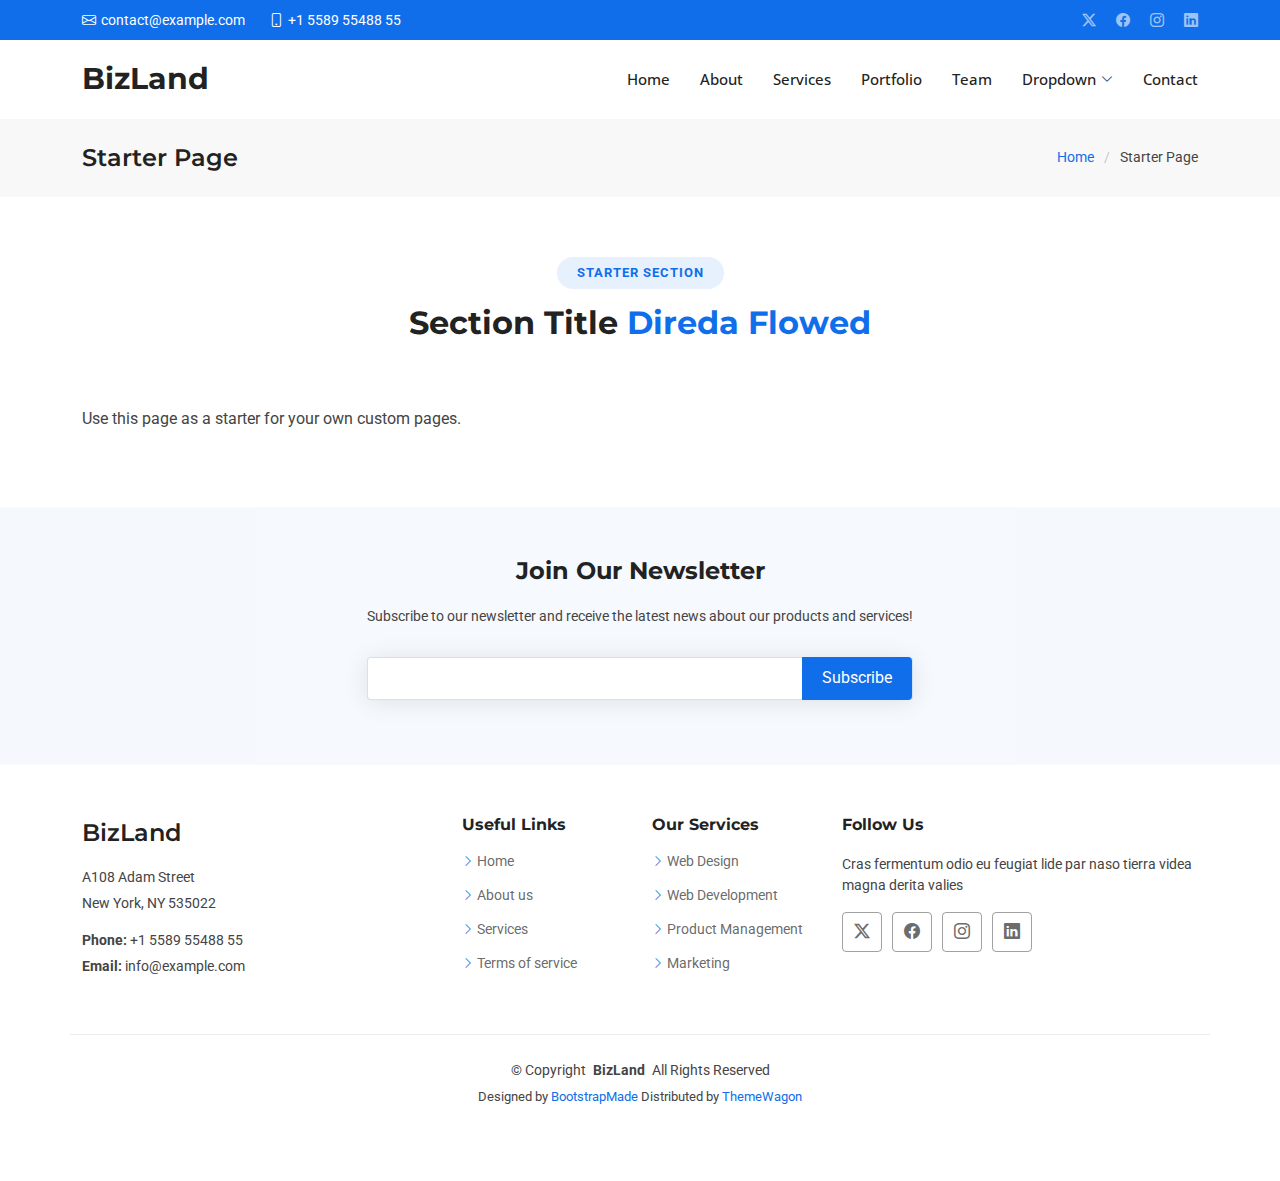
<file: starter-page.html>
<!DOCTYPE html>
<html lang="en">

<head>
  <meta charset="utf-8">
  <meta content="width=device-width, initial-scale=1.0" name="viewport">
  <title>Starter Page - BizLand Bootstrap Template</title>
  <meta name="description" content="">
  <meta name="keywords" content="">

  <!-- Favicons -->
  <link href="assets/img/favicon.png" rel="icon">
  <link href="assets/img/apple-touch-icon.png" rel="apple-touch-icon">

  <!-- Fonts -->
  <link href="https://fonts.googleapis.com" rel="preconnect">
  <link href="https://fonts.gstatic.com" rel="preconnect" crossorigin>
  <link href="https://fonts.googleapis.com/css2?family=Roboto:ital,wght@0,100;0,300;0,400;0,500;0,700;0,900;1,100;1,300;1,400;1,500;1,700;1,900&family=Open+Sans:ital,wght@0,300;0,400;0,500;0,600;0,700;0,800;1,300;1,400;1,500;1,600;1,700;1,800&family=Montserrat:ital,wght@0,100;0,200;0,300;0,400;0,500;0,600;0,700;0,800;0,900;1,100;1,200;1,300;1,400;1,500;1,600;1,700;1,800;1,900&display=swap" rel="stylesheet">

  <!-- Vendor CSS Files -->
  <link href="assets/vendor/bootstrap/css/bootstrap.min.css" rel="stylesheet">
  <link href="assets/vendor/bootstrap-icons/bootstrap-icons.css" rel="stylesheet">
  <link href="assets/vendor/aos/aos.css" rel="stylesheet">
  <link href="assets/vendor/glightbox/css/glightbox.min.css" rel="stylesheet">
  <link href="assets/vendor/swiper/swiper-bundle.min.css" rel="stylesheet">

  <!-- Main CSS File -->
  <link href="assets/css/main.css" rel="stylesheet">

  <!-- =======================================================
  * Template Name: BizLand
  * Template URL: https://bootstrapmade.com/bizland-bootstrap-business-template/
  * Updated: Aug 07 2024 with Bootstrap v5.3.3
  * Author: BootstrapMade.com
  * License: https://bootstrapmade.com/license/
  ======================================================== -->
</head>

<body class="starter-page-page">

  <header id="header" class="header sticky-top">

    <div class="topbar d-flex align-items-center">
      <div class="container d-flex justify-content-center justify-content-md-between">
        <div class="contact-info d-flex align-items-center">
          <i class="bi bi-envelope d-flex align-items-center"><a href="mailto:contact@example.com">contact@example.com</a></i>
          <i class="bi bi-phone d-flex align-items-center ms-4"><span>+1 5589 55488 55</span></i>
        </div>
        <div class="social-links d-none d-md-flex align-items-center">
          <a href="#" class="twitter"><i class="bi bi-twitter-x"></i></a>
          <a href="#" class="facebook"><i class="bi bi-facebook"></i></a>
          <a href="#" class="instagram"><i class="bi bi-instagram"></i></a>
          <a href="#" class="linkedin"><i class="bi bi-linkedin"></i></a>
        </div>
      </div>
    </div><!-- End Top Bar -->

    <div class="branding d-flex align-items-cente">

      <div class="container position-relative d-flex align-items-center justify-content-between">
        <a href="index.html" class="logo d-flex align-items-center">
          <!-- Uncomment the line below if you also wish to use an image logo -->
          <!-- <img src="assets/img/logo.png" alt=""> -->
          <h1 class="sitename">BizLand</h1>
        </a>

        <nav id="navmenu" class="navmenu">
          <ul>
            <li><a href="#hero">Home</a></li>
            <li><a href="#about">About</a></li>
            <li><a href="#services">Services</a></li>
            <li><a href="#portfolio">Portfolio</a></li>
            <li><a href="#team">Team</a></li>
            <li class="dropdown"><a href="#"><span>Dropdown</span> <i class="bi bi-chevron-down toggle-dropdown"></i></a>
              <ul>
                <li><a href="#">Dropdown 1</a></li>
                <li class="dropdown"><a href="#"><span>Deep Dropdown</span> <i class="bi bi-chevron-down toggle-dropdown"></i></a>
                  <ul>
                    <li><a href="#">Deep Dropdown 1</a></li>
                    <li><a href="#">Deep Dropdown 2</a></li>
                    <li><a href="#">Deep Dropdown 3</a></li>
                    <li><a href="#">Deep Dropdown 4</a></li>
                    <li><a href="#">Deep Dropdown 5</a></li>
                  </ul>
                </li>
                <li><a href="#">Dropdown 2</a></li>
                <li><a href="#">Dropdown 3</a></li>
                <li><a href="#">Dropdown 4</a></li>
              </ul>
            </li>
            <li><a href="#contact">Contact</a></li>
          </ul>
          <i class="mobile-nav-toggle d-xl-none bi bi-list"></i>
        </nav>

      </div>

    </div>

  </header>

  <main class="main">

    <!-- Page Title -->
    <div class="page-title" data-aos="fade">
      <div class="container d-lg-flex justify-content-between align-items-center">
        <h1 class="mb-2 mb-lg-0">Starter Page</h1>
        <nav class="breadcrumbs">
          <ol>
            <li><a href="index.html">Home</a></li>
            <li class="current">Starter Page</li>
          </ol>
        </nav>
      </div>
    </div><!-- End Page Title -->

    <!-- Starter Section Section -->
    <section id="starter-section" class="starter-section section">

      <!-- Section Title -->
      <div class="container section-title" data-aos="fade-up">
        <h2>Starter Section</h2>
        <p><span>Section Title</span> <span class="description-title">Direda Flowed</span></p>
      </div><!-- End Section Title -->

      <div class="container" data-aos="fade-up">
        <p>Use this page as a starter for your own custom pages.</p>
      </div>

    </section><!-- /Starter Section Section -->

  </main>

  <footer id="footer" class="footer">

    <div class="footer-newsletter">
      <div class="container">
        <div class="row justify-content-center text-center">
          <div class="col-lg-6">
            <h4>Join Our Newsletter</h4>
            <p>Subscribe to our newsletter and receive the latest news about our products and services!</p>
            <form action="forms/newsletter.php" method="post" class="php-email-form">
              <div class="newsletter-form"><input type="email" name="email"><input type="submit" value="Subscribe"></div>
              <div class="loading">Loading</div>
              <div class="error-message"></div>
              <div class="sent-message">Your subscription request has been sent. Thank you!</div>
            </form>
          </div>
        </div>
      </div>
    </div>

    <div class="container footer-top">
      <div class="row gy-4">
        <div class="col-lg-4 col-md-6 footer-about">
          <a href="index.html" class="d-flex align-items-center">
            <span class="sitename">BizLand</span>
          </a>
          <div class="footer-contact pt-3">
            <p>A108 Adam Street</p>
            <p>New York, NY 535022</p>
            <p class="mt-3"><strong>Phone:</strong> <span>+1 5589 55488 55</span></p>
            <p><strong>Email:</strong> <span>info@example.com</span></p>
          </div>
        </div>

        <div class="col-lg-2 col-md-3 footer-links">
          <h4>Useful Links</h4>
          <ul>
            <li><i class="bi bi-chevron-right"></i> <a href="#">Home</a></li>
            <li><i class="bi bi-chevron-right"></i> <a href="#">About us</a></li>
            <li><i class="bi bi-chevron-right"></i> <a href="#">Services</a></li>
            <li><i class="bi bi-chevron-right"></i> <a href="#">Terms of service</a></li>
          </ul>
        </div>

        <div class="col-lg-2 col-md-3 footer-links">
          <h4>Our Services</h4>
          <ul>
            <li><i class="bi bi-chevron-right"></i> <a href="#">Web Design</a></li>
            <li><i class="bi bi-chevron-right"></i> <a href="#">Web Development</a></li>
            <li><i class="bi bi-chevron-right"></i> <a href="#">Product Management</a></li>
            <li><i class="bi bi-chevron-right"></i> <a href="#">Marketing</a></li>
          </ul>
        </div>

        <div class="col-lg-4 col-md-12">
          <h4>Follow Us</h4>
          <p>Cras fermentum odio eu feugiat lide par naso tierra videa magna derita valies</p>
          <div class="social-links d-flex">
            <a href=""><i class="bi bi-twitter-x"></i></a>
            <a href=""><i class="bi bi-facebook"></i></a>
            <a href=""><i class="bi bi-instagram"></i></a>
            <a href=""><i class="bi bi-linkedin"></i></a>
          </div>
        </div>

      </div>
    </div>

    <div class="container copyright text-center mt-4">
      <p>© <span>Copyright</span> <strong class="px-1 sitename">BizLand</strong> <span>All Rights Reserved</span></p>
      <div class="credits">
        <!-- All the links in the footer should remain intact. -->
        <!-- You can delete the links only if you've purchased the pro version. -->
        <!-- Licensing information: https://bootstrapmade.com/license/ -->
        <!-- Purchase the pro version with working PHP/AJAX contact form: [buy-url] -->
        Designed by <a href="https://bootstrapmade.com/">BootstrapMade</a> Distributed by <a href=“https://themewagon.com>ThemeWagon
      </div>
    </div>

  </footer>

  <!-- Scroll Top -->
  <a href="#" id="scroll-top" class="scroll-top d-flex align-items-center justify-content-center"><i class="bi bi-arrow-up-short"></i></a>

  <!-- Preloader -->
  <div id="preloader">
    <div></div>
    <div></div>
    <div></div>
    <div></div>
  </div>

  <!-- Vendor JS Files -->
  <script src="assets/vendor/bootstrap/js/bootstrap.bundle.min.js"></script>
  <script src="assets/vendor/php-email-form/validate.js"></script>
  <script src="assets/vendor/aos/aos.js"></script>
  <script src="assets/vendor/glightbox/js/glightbox.min.js"></script>
  <script src="assets/vendor/waypoints/noframework.waypoints.js"></script>
  <script src="assets/vendor/purecounter/purecounter_vanilla.js"></script>
  <script src="assets/vendor/swiper/swiper-bundle.min.js"></script>
  <script src="assets/vendor/imagesloaded/imagesloaded.pkgd.min.js"></script>
  <script src="assets/vendor/isotope-layout/isotope.pkgd.min.js"></script>

  <!-- Main JS File -->
  <script src="assets/js/main.js"></script>

</body>

</html>
</file>
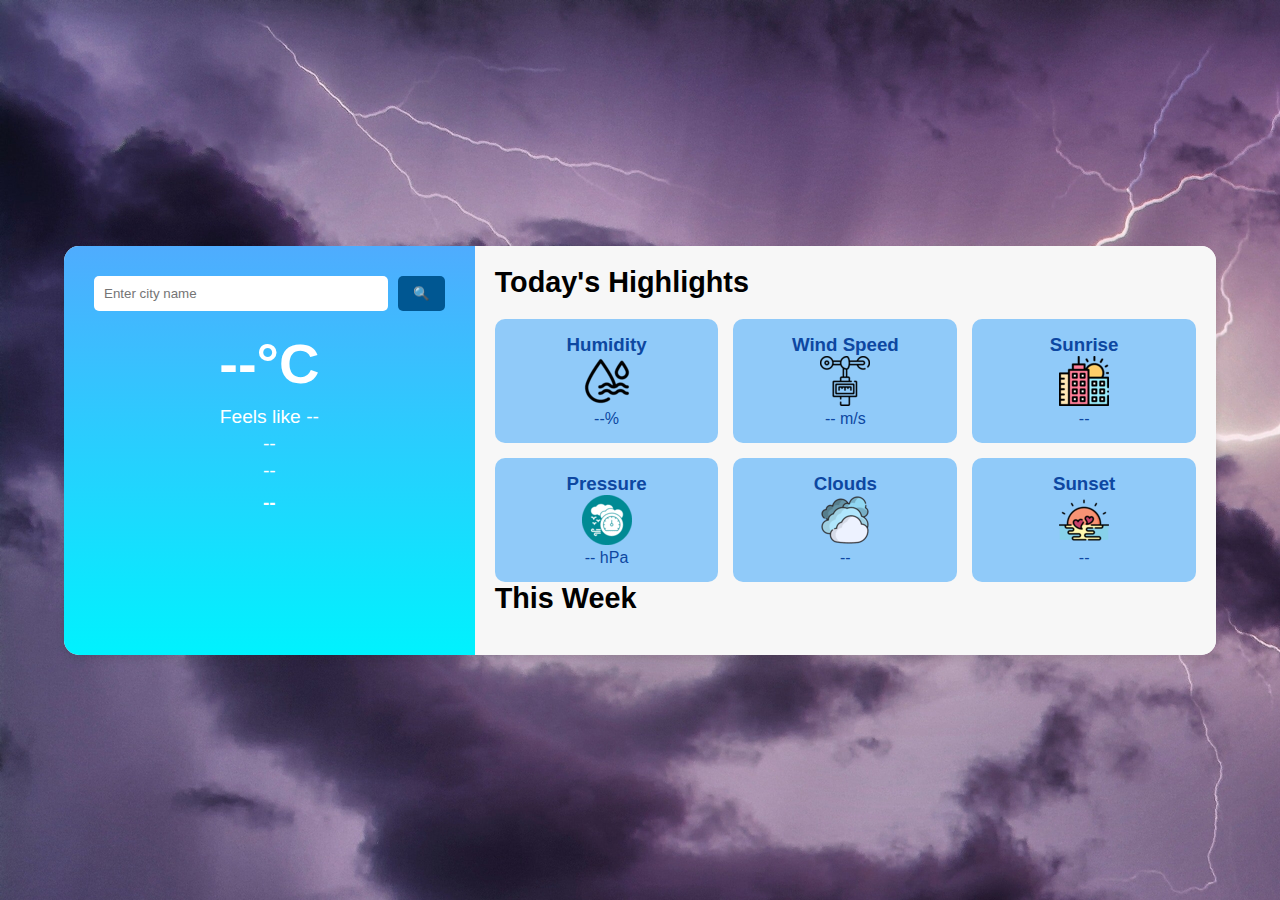
<file: Weather.html>
<!DOCTYPE html>
<html lang="en">
<head>
    <meta charset="UTF-8">
    <meta name="viewport" content="width=device-width, initial-scale=1.0">
    <title>WeatherWatch Khulna</title>
    <style>
        /* General Styling */
        * {
            margin: 0;
            padding: 0;
            box-sizing: border-box;
            font-family: Arial, sans-serif;
        }

        body {
            background-image:url(assets/img/rsz_1new.jpg);
            background-blend-mode: 15px;
            display: flex;
            justify-content: center;
            align-items: center;
            height: 100vh;
        }

        .container {
            display: flex;
            background-color: #ffffff;
            border-radius: 15px;
            box-shadow: 0px 4px 8px rgba(0, 0, 0, 0.1);
            overflow: hidden;
            width: 90%;
            max-width: 1200px;
        }

        /* Left Section */
        .left-panel {
            flex: 1;
            background: linear-gradient(to bottom, #4facfe, #00f2fe);
            color: white;
            padding: 30px;
            text-align: center;
        }

        .search-bar {
            display: flex;
            gap: 10px;
            margin-bottom: 20px;
        }

        .search-bar input {
            flex: 1;
            padding: 10px;
            border-radius: 5px;
            border: none;
        }

        .search-bar button {
            background-color: #005792;
            color: white;
            border: none;
            border-radius: 5px;
            cursor: pointer;
            padding: 10px 15px;
        }

        .weather-icon i {
            font-size: 100px;
            margin: 20px 0;
        }

        .left-panel h1 {
            font-size: 3.5rem;
            margin-bottom: 10px;
        }

        .left-panel p {
            font-size: 1.2rem;
            margin: 5px 0;
        }

        .left-panel h3 {
            margin-top: 10px;
        }

        /* Right Section */
        .right-panel {
            flex: 2;
            padding: 20px;
            background-color: #f7f7f7;
        }

        h2 {
            margin-bottom: 20px;
            font-size: 1.8rem;
        }

        .highlights {
            display: flex;
            flex-wrap: wrap;
            gap: 15px;
        }

        .highlight-box {
            flex: 1 1 calc(33.333% - 10px);
            background: #90caf9;
            color: #0d47a1;
            padding: 15px;
            border-radius: 10px;
            text-align: center;
        }

        .highlight-box i {
            font-size: 2.5rem;
            margin: 10px 0;
        }

        .weekly-forecast {
            display: flex;
            gap: 10px;
            margin-top: 10px;
        }

        .day-card {
            flex: 1;
            background-color: #bbdefb;
            text-align: center;
            padding: 10px;
            border-radius: 10px;
        }

        .day-card i {
            font-size: 40px;
            margin: 10px 0;
        }

        .day-card h4 {
            font-size: 1rem;
        }
    </style>
</head>
<body>
    <div class="container">
        <!-- Left Section -->
        <div class="left-panel">
            <div class="search-bar">
                <input type="text" id="cityInput" placeholder="Enter city name">
                <button onclick="fetchWeather()">🔍</button>
            </div>
            <div class="current-weather">
                <div class="weather-icon">
                    <i id="weather-icon" class="wi wi-na"></i>
                </div>
                <h1 id="temperature">--°C</h1>
                <p>Feels like <span id="feels-like">--</span></p>
                <p id="weather-description">--</p>
                <p id="date-time">--</p>
                <h3 id="city">--</h3>
            </div>
        </div>

        <!-- Right Section -->
        <div class="right-panel">
            <h2>Today's Highlights</h2>
            <div class="highlights">
                <div class="highlight-box">
                    <h3>Humidity</h3>
                    <img src="assets/img/icon/humidity.png" alt="Humidity">
                    <p id="humidity">--%</p>
                </div>
                <div class="highlight-box">
                    <h3>Wind Speed</h3>
                    <img src="assets/img/icon/anemometer.png" alt="wind speed">
                    <p id="wind-speed">-- m/s</p>
                </div>
                <div class="highlight-box">
                    <h3>Sunrise</h3>
                    <img src="assets/img/icon/morning.png" alt="sun rise">
                    <p id="sunrise">--</span></p>
                </div>
                <div class="highlight-box">
                    <h3>Pressure</h3>
                    <img src="assets/img/icon/Pressure.png" alt="pressure">
                    <p id="pressure">-- hPa</p>
                </div>
                <div class="highlight-box">
                    <h3>Clouds</h3>
                    <img src="assets/img/icon/clouds.png" alt="clouds">
                    <p id="clouds">--</span></p>
                </div>
                <div class="highlight-box">
                    <h3>Sunset</h3>
                    <img src="assets/img/icon/sunset.png" alt="sunset">
                    <p id="sunset">--</span></p>
                </div>
            </div>

            <h2>This Week</h2>
            <div class="weekly-forecast" id="weekly-forecast"></div>
        </div>
    </div>

    <script>
        const API_KEY = "1e0393a23586d23754bb59dd52e7862f";

const weatherIcons = {
    "clear sky": "wi-day-sunny",
    "few clouds": "wi-day-cloudy",
    "overcast clouds": "wi-cloud",
    "scattered clouds": "wi-cloud",
    "broken clouds": "wi-cloudy",
    "shower rain": "wi-showers",
    "rain": "wi-rain",
    "thunderstorm": "wi-thunderstorm",
    "snow": "wi-snow",
    "mist": "wi-fog",
};

async function fetchWeather() {
    const city = document.getElementById("cityInput").value || "Khulna";
    try {
        // Fetch current weather and 5-day forecast
        const response = await fetch(
            `https://api.openweathermap.org/data/2.5/forecast?q=${city}&appid=${API_KEY}&units=metric`
        );

        if (!response.ok) {
            alert("City not found! Please try again.");
            return;
        }

        const data = await response.json();
        updateCurrentWeather(data);
        updateWeeklyForecast(data);
    } catch (error) {
        console.error("Error fetching weather data:", error);
        alert("Something went wrong. Please try again later.");
    }
}

function updateCurrentWeather(data) {
    const weather = data.list[0];
    const description = weather.weather[0].description.toLowerCase();
    const temperature = Math.round(weather.main.temp);
    const feelsLike = Math.round(weather.main.feels_like);
    const humidity = weather.main.humidity;
    const windSpeed = weather.wind.speed;
    const pressure = weather.main.pressure;
    const clouds = weather.clouds.all;

    // Update UI elements
    document.getElementById("temperature").innerText = `${temperature}°C`;
    document.getElementById("feels-like").innerText = `${feelsLike}°C`;
    document.getElementById("weather-description").innerText = description;
    document.getElementById("humidity").innerText = `${humidity}%`;
    document.getElementById("wind-speed").innerText = `${windSpeed} m/s`;
    document.getElementById("pressure").innerText = `${pressure} hPa`;
    document.getElementById("clouds").innerText = `${clouds}%`;
    // document.getElementById("aqi").innerText = `${aqi}`;

    // Set weather icon
    const iconClass = weatherIcons[description] || "wi-na";
    document.getElementById("weather-icon").className = `wi ${iconClass}`;

    // Update city name and current date-time
    const city = document.getElementById("cityInput").value || "Khulna";
    document.getElementById("city").innerText = city;
    document.getElementById("date-time").innerText = new Date().toLocaleString();

    // Sunrise and Sunset (requires a different API endpoint)
    const sunrise = new Date(data.city.sunrise * 1000).toLocaleTimeString("en-US", {
        hour: "2-digit",
        minute: "2-digit",
    });
    const sunset = new Date(data.city.sunset * 1000).toLocaleTimeString("en-US", {
        hour: "2-digit",
        minute: "2-digit",
    });

    document.getElementById("sunrise").innerText = sunrise;
    document.getElementById("sunset").innerText = sunset;
}

function updateWeeklyForecast(data) {
    const forecastContainer = document.getElementById("weekly-forecast");
    forecastContainer.innerHTML = ""; // Clear previous content

    // Filter daily forecasts (e.g., 12:00 PM each day)
    const dailyForecasts = data.list.filter(forecast => forecast.dt_txt.includes("12:00:00"));

    // Handle no forecast data
    if (dailyForecasts.length === 0) {
        forecastContainer.innerHTML = "<p>No weekly forecast data available.</p>";
        return;
    }

    // Create forecast cards
    dailyForecasts.forEach(forecast => {
        const date = new Date(forecast.dt_txt);
        const day = date.toLocaleDateString("en-US", { weekday: "long" });
        const description = forecast.weather[0].description.toLowerCase();
        const temp = Math.round(forecast.main.temp);
        const iconClass = weatherIcons[description] || "wi-na";

        const icon = `https://openweathermap.org/img/wn/${forecast.weather[0].icon}.png`;

        const card = `
        <div class="day-card">
            <h4>${new Date(forecast.dt * 1000).toLocaleDateString()}</h4>
            <img src="${icon}" alt="Weather">
            <h4>${day}</h4>
            <i class="wi ${iconClass}"></i>
            <p>${temp}°C</p>
           
            <p>${forecast.weather[0].description}</p>
            
            
        </div>
                `;
        forecastContainer.innerHTML += card; // Append card to container
    });
}

// Fetch initial weather data for default city
fetchWeather();
    </script>
</body>
</html>
</file>
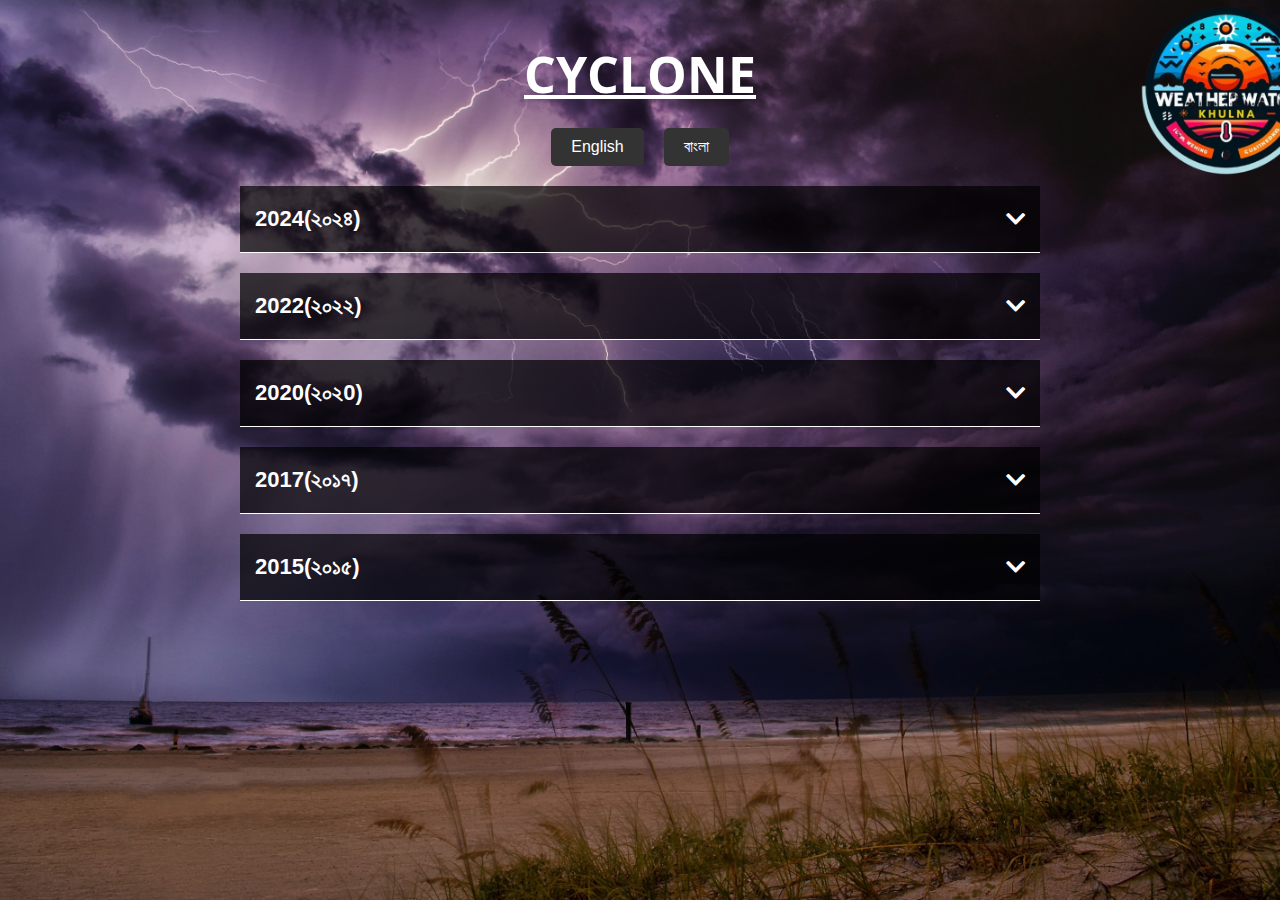
<file: New folder/FAQ,flood.html>
<!DOCTYPE html>
<html lang="en">
<head>
    <meta charset="UTF-8">
    <meta name="viewport" content="width=device-width, initial-scale=1.0">
    <title>FLOOD</title>
    <!-- fontawesome cdn -->
    <link rel="stylesheet" href="https://cdnjs.cloudflare.com/ajax/libs/font-awesome/5.15.1/css/all.min.css" />
    <!-- google font -->
    <link href="https://fonts.googleapis.com/css2?family=Open+Sans&display=swap" rel="stylesheet">
    <style>
        * {
            margin: 0;
            padding: 0;
            box-sizing: border-box;
        }

        body {
            font-family: 'Open Sans', sans-serif;
            color: #fff;
            background: url('img/rsz_1new.jpg') no-repeat center center fixed;
            background-size: cover;
        }

        .title {
            font-size: 50px;
            text-align: center;
            margin-top: 40px;
            text-decoration: underline 4px;
        }

        .language-switcher {
            display: flex;
            justify-content: center;
            margin: 20px 0;
        }

        .language-switcher button {
            margin: 0 10px;
            padding: 10px 20px;
            font-size: 16px;
            cursor: pointer;
            background-color: #333;
            color: #fff;
            border: none;
            border-radius: 5px;
        }

        .language-switcher button:hover {
            background-color: #555;
        }

        .questions-container {
            max-width: 800px;
            margin: 0 auto;
        }

        .question {
            border-bottom: 1px solid #fff;
            margin-bottom: 20px;
        }

        .question button {
            width: 100%;
            background-color: rgba(0, 0, 0, 0.7);
            display: flex;
            justify-content: space-between;
            align-items: center;
            padding: 20px 15px;
            border: none;
            outline: none;
            font-size: 22px;
            color: #fff;
            font-weight: 700;
            cursor: pointer;
        }

        .question p {
            font-size: 22px;
            max-height: 0;
            opacity: 0;
            line-height: 1.5;
            overflow: hidden;
            transition: all 0.6s ease;
        }

        .d-arrow {
            transition: transform 0.5s ease-in;
            color: #fff;
        }

        /* Add this class when clicked */
        .question p.show {
            max-height: 500px; /* Allow for larger content */
            opacity: 1;
            padding: 15px;
        }

        .question button .d-arrow.rotate {
            transform: rotate(180deg);
        }
    </style>
</head>
<body>
    <section>
        <h1 class="title">CYCLONE</h1>

        <div class="language-switcher">
            <button id="english">English</button>
            <button id="bangla">বাংলা</button>
        </div>

        <div class="questions-container">
            <div class="question" data-year="2024">
                <button>
                    <span>2024(২০২৪)</span>
                    <i class="fas fa-chevron-down d-arrow"></i>
                </button>
                <p data-lang="en">June 2024: Prolonged heavy rains on June 18–19 led to flash floods and landslides, affecting at least 2.1 million people. Approximately 75% of Sylhet District was submerged, impacting over 825,000 individuals. UNICEF reported that 772,000 children were affected by these flash floods.</p>
                <p data-lang="en">August 2024: Heavy rainfall and upstream water from Indian dams caused flash floods starting August 21. By August 31, over 50 fatalities were reported, with approximately 5.8 million people affected across 11 districts in northeastern and southeastern Bangladesh.Total deaths 71. The floods destroyed 92,000 hectares of farmland, with losses estimated at 1,144 crore taka. </p>
                <p data-lang="bn" style="display: none;">জুন ২০২৪:১৮-১৯ জুন টানা ভারী বৃষ্টির ফলে আকস্মিক বন্যা এবং ভূমিধস ঘটে, যা কমপক্ষে ২১ লাখ মানুষকে প্রভাবিত করে। সিলেট জেলার প্রায় ৭৫% এলাকা পানির নিচে তলিয়ে যায়, এতে ৮ লাখ ২৫ হাজারেরও বেশি মানুষ ক্ষতিগ্রস্ত হয়। ইউনিসেফ জানায়, এই আকস্মিক বন্যায় ৭ লাখ ৭২ হাজার শিশু প্রভাবিত হয়েছে।</p>
                <p data-lang="bn" style="display: none;">আগস্ট ২০২৪:ভারী বৃষ্টি এবং ভারতের বাঁধ থেকে আসা পানির কারণে ২১ আগস্ট থেকে আকস্মিক বন্যা শুরু হয়। ৩১ আগস্ট পর্যন্ত ৫০ জনের বেশি মৃত্যুর খবর পাওয়া যায় এবং উত্তর-পূর্ব ও দক্ষিণ-পূর্ব বাংলাদেশের ১১টি জেলায় প্রায় ৫৮ লাখ মানুষ ক্ষতিগ্রস্ত হয়। মোট মৃত্যুর সংখ্যা ৭১। এই বন্যায় ৯২ হাজার হেক্টর কৃষিজমি ধ্বংস হয় এবং ক্ষতির পরিমাণ প্রায় ১,১৪৪ কোটি টাকা।</p>
            </div>
            <div class="question" data-year="2022">
                <button>
                    <span>2022(২০২২)</span>
                    <i class="fas fa-chevron-down d-arrow"></i>
                </button>
                <p data-lang="en">2022 year: The 2022 flash floods in Sylhet and Sunamganj districts caused widespread devastation, displacing over 472,000 people and severely damaging homes, schools, and community clinics. Over 1.5 million students faced significant learning loss as more than 3,000 schools remained closed for a month. Agriculture and livestock were heavily affected, with damage estimated at USD 230.8 million, while disruptions to WASH services impacted 4.2 million people. Reports indicated heightened risks of waterborne diseases and violence against women and children in affected areas. Despite humanitarian efforts, resource shortages left 76.5% of the most vulnerable families unsupported in their recovery.</p>
                <p data-lang="bn" style="display: none;">২০২২ সাল:২০২২ সালের আকস্মিক বন্যায় সিলেট ও সুনামগঞ্জ জেলায় ব্যাপক ধ্বংসযজ্ঞ ঘটে, যেখানে ৪ লক্ষ ৭২ হাজারের বেশি মানুষ বাস্তুচ্যুত হয় এবং ঘরবাড়ি, স্কুল ও কমিউনিটি ক্লিনিক মারাত্মকভাবে ক্ষতিগ্রস্ত হয়। ১.৫ মিলিয়নেরও বেশি শিক্ষার্থী এক মাস ধরে ৩,০০০ এর বেশি স্কুল বন্ধ থাকার কারণে বড় ধরনের শিক্ষার ক্ষতির মুখে পড়ে। কৃষি ও পশুপালনে ২৩.০৮ কোটি মার্কিন ডলার ক্ষতি হয়, এবং ৪.২ মিলিয়ন মানুষ পানি, স্যানিটেশন ও স্বাস্থ্যবিধি (WASH) পরিষেবার ব্যাঘাতে ভুগেছেন। ক্ষতিগ্রস্ত এলাকায় জলবাহিত রোগ এবং নারী ও শিশুর প্রতি সহিংসতার ঝুঁকি বেড়েছে বলে রিপোর্টে উল্লেখ করা হয়েছে। মানবিক প্রচেষ্টা সত্ত্বেও, সম্পদের অভাবে সবচেয়ে ঝুঁকিপূর্ণ ৭৬.৫% পরিবার পুনর্বাসনের জন্য সহায়তা পায়নি।</p> 
            </div>
            <div class="question" data-year="2020">
                <button>
                    <span>2020(২০২0)</span>
                    <i class="fas fa-chevron-down d-arrow"></i>
                </button>
                <p data-lang="en">2020 year:About 1.1 million people were displaced, and almost 100,000 were evacuated to some 1,500 shelters. Almost 1 million tube-wells and more than 100,000 latrines were damaged, 83,000 hectares of paddy fields were affected, and 257 people lost their lives.</p>
                <p data-lang="bn" style="display: none;">২০২০ সাল:প্রায় ১১ লাখ মানুষ বাস্তুচ্যুত হয় এবং প্রায় ১ লাখ মানুষকে প্রায় ১,৫০০ আশ্রয়কেন্দ্রে সরিয়ে নেওয়া হয়। প্রায় ১০ লাখ নলকূপ এবং ১ লাখেরও বেশি পায়খানা ক্ষতিগ্রস্ত হয়। ৮৩ হাজার হেক্টর ধানের জমি বন্যায় আক্রান্ত হয় এবং ২৫৭ জনের প্রাণহানি ঘটে।</p> 
            </div>
            <div class="question" data-year="2017">
            <button>
                <span>2017(২০১৭)</span>
                <i class="fas fa-chevron-down d-arrow"></i>
            </button>
            <p data-lang="en">2017 Floods: Unanticipated early heavy rains in April 2017 led to flooding in several parts of Bangladesh, damaging pre-harvested crops. The floods persisted until late August, causing substantial damage to housing, property, and infrastructure. Inundation maps from Sentinel-1 images indicate that flood-affected areas increased from 2.01% in April to 7.01% in August, with croplands being the most impacted. </p>
            <p data-lang="bn" style="display: none;">২০১৭ সালের বন্যা:২০১৭ সালের এপ্রিল মাসে অপ্রত্যাশিত আগাম ভারী বৃষ্টিপাতের কারণে বাংলাদেশের বিভিন্ন অঞ্চলে বন্যা দেখা দেয়, যা ফসল কাটার আগের শস্যের ব্যাপক ক্ষতি করে। এই বন্যা আগস্টের শেষ পর্যন্ত স্থায়ী হয়, ফলে গৃহ, সম্পদ এবং অবকাঠামোর বড় ধরনের ক্ষতি হয়। সেন্টিনেল-১ স্যাটেলাইটের চিত্র থেকে দেখা যায়, এপ্রিল মাসে বন্যায় আক্রান্ত এলাকার পরিমাণ ছিল ২.০১%, যা আগস্ট মাসে বৃদ্ধি পেয়ে ৭.০১% এ পৌঁছে। কৃষিজমি ছিল সবচেয়ে বেশি ক্ষতিগ্রস্ত।</p>
            </div>
            <div class="question" data-year="2015">
            <button>
                <span>2015(২০১৫)</span>
                <i class="fas fa-chevron-down d-arrow"></i>
            </button>
            <p data-lang="en"> 2015 Floods: In early October 2015, heavy rainfall caused rivers in northwestern Bangladesh to overflow, inundating dozens of villages. These floods resulted in numerous deaths and left many people homeless.</p>
            <p data-lang="bn" style="display: none;">২০১৫ সালের বন্যা:২০১৫ সালের অক্টোবর মাসের শুরুর দিকে ভারী বৃষ্টিপাতের ফলে বাংলাদেশের উত্তর-পশ্চিমাঞ্চলের নদীগুলো উপচে পড়ে এবং বহু গ্রাম প্লাবিত হয়। এই বন্যায় বহু মানুষের মৃত্যু হয় এবং অনেক মানুষ গৃহহীন হয়ে পড়ে।</p> 
        </div>
    </section>
<script>

        const buttons = document.querySelectorAll('button');

        // FAQ Toggle
        buttons.forEach(button => {
            if (!button.id) {
                button.addEventListener('click', () => {
                    const question = button.parentElement;
                    const paragraphs = question.querySelectorAll('p');
                    const icon = button.querySelector('.d-arrow');

                    paragraphs.forEach(p => {
                        p.classList.toggle('show');
                    });

                    icon.classList.toggle('rotate');
                });
            }
        });

        // Language Switcher
        const langButtons = {
            en: document.getElementById('english'),
            bn: document.getElementById('bangla')
        };

        langButtons.en.addEventListener('click', () => {
            document.querySelectorAll('[data-lang="en"]').forEach(el => el.style.display = 'block');
            document.querySelectorAll('[data-lang="bn"]').forEach(el => el.style.display = 'none');
        });

        langButtons.bn.addEventListener('click', () => {
            document.querySelectorAll('[data-lang="en"]').forEach(el => el.style.display = 'none');
            document.querySelectorAll('[data-lang="bn"]').forEach(el => el.style.display = 'block');
        });
    </script>
</body>
</html>
</file>
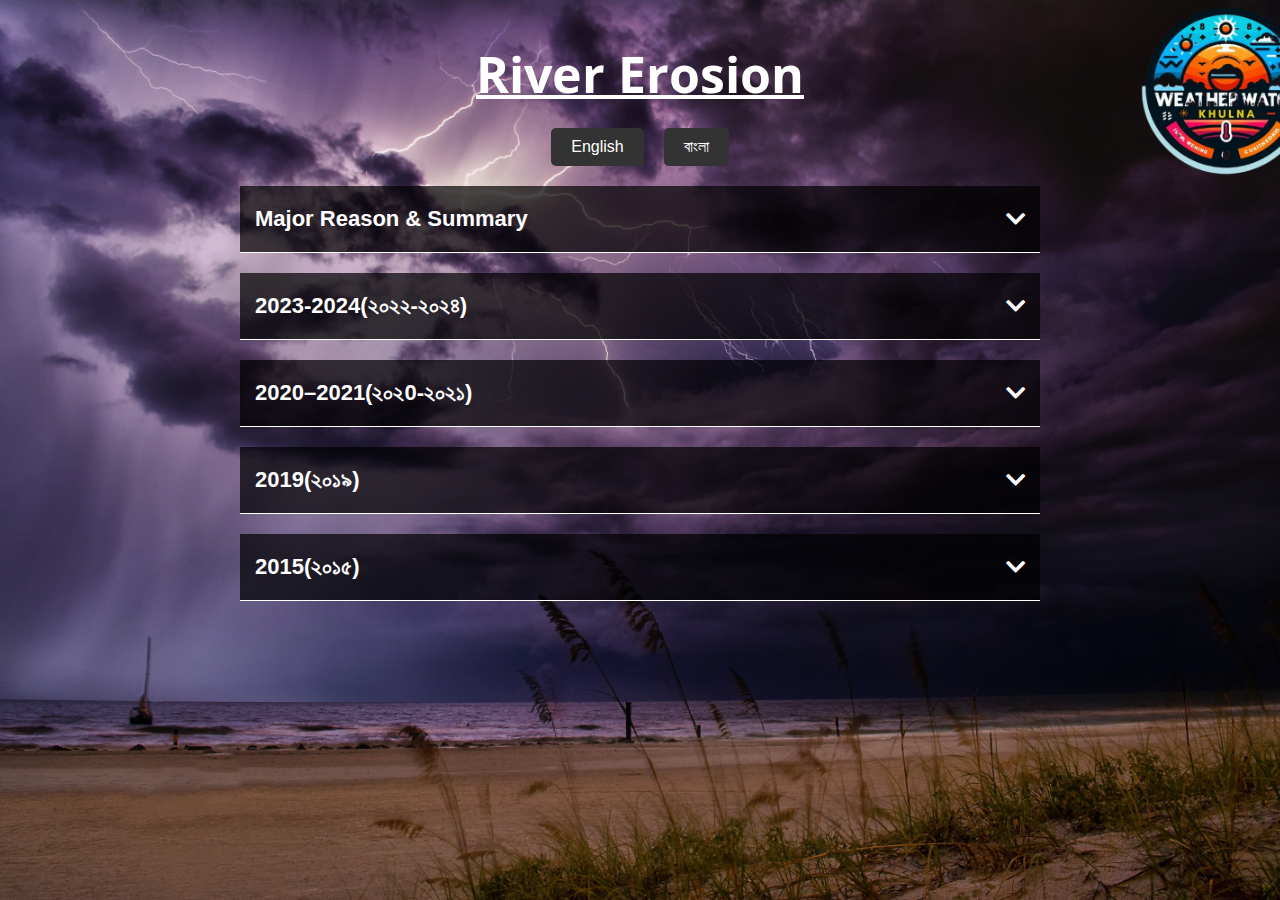
<file: New folder/FAQ,River Erosion.html>
<!DOCTYPE html>
<html lang="en">
<head>
    <meta charset="UTF-8">
    <meta name="viewport" content="width=device-width, initial-scale=1.0">
    <title>River Erosion</title>
    <!-- fontawesome cdn -->
    <link rel="stylesheet" href="https://cdnjs.cloudflare.com/ajax/libs/font-awesome/5.15.1/css/all.min.css" />
    <!-- google font -->
    <link href="https://fonts.googleapis.com/css2?family=Open+Sans&display=swap" rel="stylesheet">
    <style>
        * {
            margin: 0;
            padding: 0;
            box-sizing: border-box;
        }

        body {
            font-family: 'Open Sans', sans-serif;
            color: #fff;
            background: url('img/rsz_1new.jpg') no-repeat center center fixed;
            background-size: cover;
        }

        .title {
            font-size: 50px;
            text-align: center;
            margin-top: 40px;
            text-decoration: underline 4px;
        }

        .language-switcher {
            display: flex;
            justify-content: center;
            margin: 20px 0;
        }

        .language-switcher button {
            margin: 0 10px;
            padding: 10px 20px;
            font-size: 16px;
            cursor: pointer;
            background-color: #333;
            color: #fff;
            border: none;
            border-radius: 5px;
        }

        .language-switcher button:hover {
            background-color: #555;
        }

        .questions-container {
            max-width: 800px;
            margin: 0 auto;
        }

        .question {
            border-bottom: 1px solid #fff;
            margin-bottom: 20px;
        }

        .question button {
            width: 100%;
            background-color: rgba(0, 0, 0, 0.7);
            display: flex;
            justify-content: space-between;
            align-items: center;
            padding: 20px 15px;
            border: none;
            outline: none;
            font-size: 22px;
            color: #fff;
            font-weight: 700;
            cursor: pointer;
        }

        .question p {
            font-size: 22px;
            max-height: 0;
            opacity: 0;
            line-height: 1.5;
            overflow: hidden;
            transition: all 0.6s ease;
        }

        .d-arrow {
            transition: transform 0.5s ease-in;
            color: #fff;
        }

        /* Add this class when clicked */
        .question p.show {
            max-height: none; /* Allow for larger content */
            opacity: 1;
            padding: 15px;
        }

        .question button .d-arrow.rotate {
            transform: rotate(180deg);
        }
    </style>
</head>
<body>
    <section>
        <h1 class="title">River Erosion</h1>

        <div class="language-switcher">
            <button id="english">English</button>
            <button id="bangla">বাংলা</button>
        </div>

        <div class="questions-container">
            <div class="question" data-year="2024">
                <button>
                    <span>Major Reason & Summary </span>
                    <i class="fas fa-chevron-down d-arrow"></i>
                </button>
                <p data-lang="en">River erosion in Bangladesh has a profound impact on the environment, economy, and society. Thousands of hectares of arable land are lost annually, disrupting agriculture, while many families are displaced, creating a population of "riverine refugees." Erosion disrupts livelihoods, especially for farmers and fishermen, and damages infrastructure, leading to economic burdens. Socially, it exacerbates poverty, unemployment, and instability, with communities losing ancestral homes. Environmentally, river ecosystems degrade, and increased sedimentation affects navigation and aquatic life.
                Historically, river erosion has been a natural process, shaping Bangladesh's deltaic landscape.Infrastructure like embankments aimed at flood control sometimes exacerbated the issue. From 2000 onwards, climate change, rising sea levels, and changing monsoon patterns have intensified erosion. Major incidents, like those between 2004-2007 and 2015-2024, caused significant displacement and economic losses.
                efforts include improved riverbank stabilization and international collaborations, but the challenge remains, with millions affected by ongoing erosion.</p>
                <p data-lang="bn" style="display: none;">বাংলাদেশে নদী ভাঙন পরিবেশ, অর্থনীতি এবং সমাজে গভীর প্রভাব ফেলেছে। প্রতি বছর হাজার হাজার হেক্টর কৃষিজমি হারানো হচ্ছে, যা কৃষিকে বিঘ্নিত করে, এবং অনেক পরিবার বাস্তুচ্যুত হয়ে "নদীভাঙা উদ্বাস্তু" তৈরি হচ্ছে। ভাঙন কৃষক ও মৎস্যজীবীদের জীবিকা ক্ষতিগ্রস্ত করে এবং অবকাঠামো ক্ষতিগ্রস্ত হওয়ায় অর্থনৈতিক বোঝা বৃদ্ধি পাচ্ছে। সামাজিকভাবে, এটি দারিদ্র্য, বেকারত্ব এবং অস্থিরতা বাড়ায়, যেখানে জনগণ তাদের পুরাতন বাড়ি হারাচ্ছে। পরিবেশগতভাবে, নদী ব্যবস্থার ক্ষতি হচ্ছে এবং অধিক সস্নান নদীর চলাচল এবং জলজ জীবনকে প্রভাবিত করছে।
                ঐতিহাসিকভাবে, নদী ভাঙন একটি প্রাকৃতিক প্রক্রিয়া হিসেবে বাংলাদেশের ডেল্টা অঞ্চলকে গঠন করেছে।বন্যা নিয়ন্ত্রণে বাঁধ নির্মাণের ফলে কখনও কখনও সমস্যাটি আরও বাড়ে। ২০০০ সালের পর, জলবায়ু পরিবর্তন, সাগরের স্তরের বৃদ্ধি এবং মৌসুমি বৃষ্টিপাতের পরিবর্তন নদী ভাঙনকে আরও তীব্র করেছে। ২০০৪-২০০৭ এবং ২০১৫-২০২৪ সালের বড় বড় নদী ভাঙনে বহু মানুষ বাস্তুচ্যুত হয়েছে এবং ব্যাপক অর্থনৈতিক ক্ষতি হয়েছে।
                ভাঙন কমানোর জন্য নদীর তীর রক্ষা এবং আন্তর্জাতিক সহযোগিতার মাধ্যমে বিভিন্ন উদ্যোগ নেওয়া হয়েছে, তবে এটি একটি চলমান চ্যালেঞ্জ, যা লক্ষ লক্ষ মানুষের জীবনকে প্রভাবিত করছে।</p>
            </div>
            <div class="question" data-year="2023-2024">
                <button>
                    <span>2023-2024(২০২২-২০২৪)</span>
                    <i class="fas fa-chevron-down d-arrow"></i>
                </button>
                <p data-lang="en">2023–2024:Erosion continued to worsen, particularly along the Padma and Jamuna rivers, displacing thousands in regions like Shariatpur, Chandpur, and Tangail, resulting in significant loss of agricultural land and increased migration to urban areas.</p>
                <p data-lang="bn" style="display: none;">২০২৩-২০২৪:ভাঙন অব্যাহত থাকে, বিশেষ করে পদ্মা এবং যমুনা নদীতে। শরীয়তপুর, চাঁদপুর, এবং টাঙ্গাইল জেলার এলাকাগুলোতে ব্যাপক নদী ভাঙন ঘটে, যার ফলে কৃষি জমি হারানো, মানুষের বাস্তুচ্যুতি এবং শহরে অভিবাসনের প্রবণতা বাড়ে।</p> 
            </div>
            <div class="question" data-year="2020-2021">
                <button>
                    <span>2020–2021(২০২0-২০২১)</span>
                    <i class="fas fa-chevron-down d-arrow"></i>
                </button>
                <p data-lang="en">2020–2021:Severe erosion was witnessed in Sirajganj, Kurigram, Shariatpur, and Gaibandha, where floodwaters combined with high river flow led to extensive bank collapse, pushing people out of their homes and losing livelihoods.</p>
                <p data-lang="bn" style="display: none;">২০২০-২০২১:সিরাজগঞ্জ, কুড়িগ্রাম, শরীয়তপুর, এবং গাইবান্ধা-এর মতো অঞ্চলে মারাত্মক নদী ভাঙন ঘটে, যেখানে বন্যা ও নদীর উচ্চ প্রবাহের কারণে ব্যাপক তীর ভাঙন হয়, ফলে মানুষ বাড়ি হারিয়ে জীবিকার সংকটে পড়ে।</p> 
            </div>
            <div class="question" data-year="2019">
            <button>
                <span>2019(২০১৯)</span>
                <i class="fas fa-chevron-down d-arrow"></i>
            </button>
            <p data-lang="en">2019:The Brahmaputra and Jamuna rivers faced significant erosion, affecting regions like Gaibandha, Kurigram, and Sirajganj. Thousands of people lost their homes and farmlands, exacerbating poverty and displacement.</p>
            <p data-lang="bn" style="display: none;">২০১৯:ব্রহ্মপুত্র এবং যমুনা নদীতে প্রবল ভাঙন ঘটে, যার ফলে গাইবান্ধা, কুড়িগ্রাম, এবং সিরাজগঞ্জ-এর মতো অঞ্চলে হাজার হাজার মানুষ বাড়ি ও জমি হারায়। এই ভাঙন দারিদ্র্য ও বাস্তুচ্যুতির পরিমাণ বাড়ায়।</p>
            </div>
            <div class="question" data-year="2015">
                <button>
                    <span>2015(২০১৫)</span>
                    <i class="fas fa-chevron-down d-arrow"></i>
                </button>
                <p data-lang="en">2015:Significant erosion occurred along the Jamuna and Ganges rivers, displacing thousands of people, particularly in Sirajganj, Gaibandha, and Shariatpur. The erosion caused severe damage to farmland and infrastructure.</p>
                <p data-lang="bn" style="display: none;">২০১৫:যমুনা এবং গঙ্গা নদীতে ব্যাপক ভাঙন হয়, বিশেষ করে সিরাজগঞ্জ, গাইবান্ধা, এবং শরীয়তপুর জেলার বিভিন্ন এলাকায়। এতে কৃষি জমি ও অবকাঠামোর ব্যাপক ক্ষতি হয় এবং হাজার হাজার মানুষ বাস্তুচ্যুৎ হয়।</p>
                </div>
    </section>
<script>

        const buttons = document.querySelectorAll('button');

        // FAQ Toggle
        buttons.forEach(button => {
            if (!button.id) {
                button.addEventListener('click', () => {
                    const question = button.parentElement;
                    const paragraphs = question.querySelectorAll('p');
                    const icon = button.querySelector('.d-arrow');

                    paragraphs.forEach(p => {
                        p.classList.toggle('show');
                    });

                    icon.classList.toggle('rotate');
                });
            }
        });

        // Language Switcher
        const langButtons = {
            en: document.getElementById('english'),
            bn: document.getElementById('bangla')
        };

        langButtons.en.addEventListener('click', () => {
            document.querySelectorAll('[data-lang="en"]').forEach(el => el.style.display = 'block');
            document.querySelectorAll('[data-lang="bn"]').forEach(el => el.style.display = 'none');
        });

        langButtons.bn.addEventListener('click', () => {
            document.querySelectorAll('[data-lang="en"]').forEach(el => el.style.display = 'none');
            document.querySelectorAll('[data-lang="bn"]').forEach(el => el.style.display = 'block');
        });
    </script>
</body>
</html>
</file>
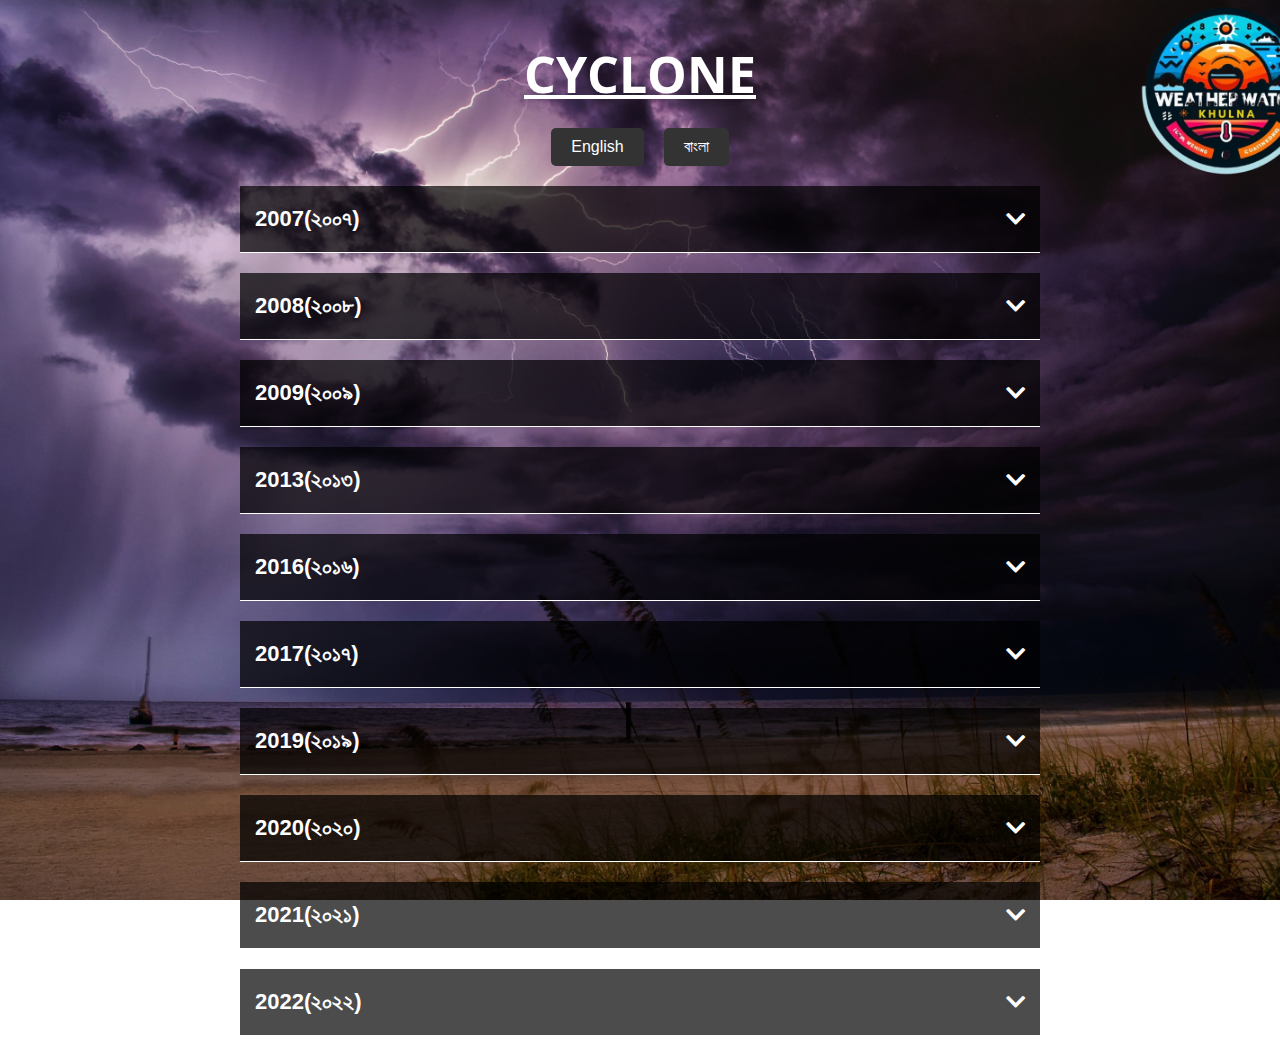
<file: New folder/FAQ.html>
<!DOCTYPE html>
<html lang="en">
<head>
    <meta charset="UTF-8">
    <meta name="viewport" content="width=device-width, initial-scale=1.0">
    <title>CYCLONE</title>
    <!-- fontawesome cdn -->
    <link rel="stylesheet" href="https://cdnjs.cloudflare.com/ajax/libs/font-awesome/5.15.1/css/all.min.css" />
    <!-- google font -->
    <link href="https://fonts.googleapis.com/css2?family=Open+Sans&display=swap" rel="stylesheet">
    <style>
        * {
            margin: 0;
            padding: 0;
            box-sizing: border-box;
        }

        body {
            font-family: 'Open Sans', sans-serif;
            color: #fff;
            background: url('img/rsz_1new.jpg') no-repeat center center fixed;
            background-size: cover;
        }

        .title {
            font-size: 50px;
            text-align: center;
            margin-top: 40px;
            text-decoration: underline 4px;
        }

        .language-switcher {
            display: flex;
            justify-content: center;
            margin: 20px 0;
        }

        .language-switcher button {
            margin: 0 10px;
            padding: 10px 20px;
            font-size: 16px;
            cursor: pointer;
            background-color: #333;
            color: #fff;
            border: none;
            border-radius: 5px;
        }

        .language-switcher button:hover {
            background-color: #555;
        }

        .questions-container {
            max-width: 800px;
            margin: 0 auto;
        }

        .question {
            border-bottom: 1px solid #fff;
            margin-bottom: 20px;
        }

        .question button {
            width: 100%;
            background-color: rgba(0, 0, 0, 0.7);
            display: flex;
            justify-content: space-between;
            align-items: center;
            padding: 20px 15px;
            border: none;
            outline: none;
            font-size: 22px;
            color: #fff;
            font-weight: 700;
            cursor: pointer;
        }

        .question p {
            font-size: 22px;
            max-height: 0;
            opacity: 0;
            line-height: 1.5;
            overflow: hidden;
            transition: all 0.6s ease;
        }

        .d-arrow {
            transition: transform 0.5s ease-in;
            color: #fff;
        }

        /* Add this class when clicked */
        .question p.show {
            max-height: 500px; /* Allow for larger content */
            opacity: 1;
            padding: 15px;
        }

        .question button .d-arrow.rotate {
            transform: rotate(180deg);
        }
    </style>
</head>
<body>
    <section>
        <h1 class="title">CYCLONE</h1>

        <div class="language-switcher">
            <button id="english">English</button>
            <button id="bangla">বাংলা</button>
        </div>

        <div class="questions-container">
            <div class="question" data-year="2007">
                <button>
                    <span>2007(২০০৭)</span>
                    <i class="fas fa-chevron-down d-arrow"></i>
                </button>
                <p data-lang="en">15 May 2007: Cyclone Akash struck about 115 km south of Chittagong with wind speeds up to 120 km/hour. 14 people were killed and damages amounted to US$982 million.</p>
                <p data-lang="en">15 November 2007: Cyclone Sidr with wind speeds up to 260 km/hour, made landfall on southern Bangladesh, causing over 3,500 deaths and severe damage.</p>
                <p data-lang="bn" style="display: none;">১৫ মে ২০০৭: সাইক্লোন আকাশ চট্টগ্রামের দক্ষিণে প্রায় ১১৫ কিমি দূরে আঘাত হানে। ঘণ্টায় ১২০ কিমি বেগে বাতাস। ১৪ জন নিহত হন এবং ক্ষয়ক্ষতির পরিমাণ ৯৮২ মিলিয়ন মার্কিন ডলার।</p>
                <p data-lang="bn" style="display: none;">১৫ নভেম্বর ২০০৭: সাইক্লোন সিডর ২৬০ কিমি/ঘণ্টা বাতাসের বেগ নিয়ে দক্ষিণ বাংলাদেশে আঘাত হানে, যা ৩,৫০০-এরও বেশি মানুষের প্রাণহানি এবং ব্যাপক ক্ষয়ক্ষতি ঘটায়।</p>
            </div>
        <div class="question" data-year="2008">
            <button>
                <span>2008(২০০৮)</span>
                <i class="fas fa-chevron-down d-arrow"></i>
            </button>
            <p data-lang="en">27 October 2008: Cyclone Rashmi made landfall on the Bangladesh coast late on 26 October with wind speeds up to 85 km/hour, 15 people were killed and thousands of homes were also damaged.</p>
            <p data-lang="bn" style="display: none;">২৭ অক্টোবর ২০০৮: সাইক্লোন রশ্মি ২৬ অক্টোবর রাতে বাংলাদেশ উপকূলে আঘাত হানে ৮৫ কিমি/ঘণ্টা বাতাসের বেগ নিয়ে। এতে ১৫ জন নিহত হন এবং হাজার হাজার ঘরবাড়ি ক্ষতিগ্রস্ত হয়।</p>
        </div>
        <div class="question">
            <button>
                <span>2009(২০০৯)</span>
                <i class="fas fa-chevron-down d-arrow"></i>
            </button>
            <p data-lang="en"> 21 April 2009: Cyclone Bijli attacked weakly in Bangladesh and not so severe damages were recorded except some houses and crop fields losses.</p>
            <p data-lang="en">29 May 2009: A severe Cyclone Aila attacked offshore 15 districts of south-western part of Bangladesh with wind speeds up to 120 km/hour; about 150 persons killed, 2 lac houses and 3 lac acres of cultivated land and crops losses.</p>
            <p data-lang="bn" style="display: none;">২১ এপ্রিল ২০০৯: সাইক্লোন বিজলি দুর্বলভাবে বাংলাদেশে আঘাত হানে এবং কিছু বাড়ি ও ফসলের ক্ষতি ছাড়া উল্লেখযোগ্য কোনো ক্ষয়ক্ষতি হয়নি।</p> 
            <p data-lang="bn" style="display: none;">২৯ মে ২০০৯: একটি শক্তিশালী সাইক্লোন আইলা দক্ষিণ-পশ্চিম বাংলাদেশের ১৫টি উপকূলীয় জেলায় আঘাত হানে। বাতাসের বেগ ছিল ১২০ কিমি/ঘণ্টা। প্রায় ১৫০ জন নিহত হন, ২ লাখ ঘরবাড়ি এবং ৩ লাখ একর আবাদি জমি ও ফসল ক্ষতিগ্রস্ত হয়।</p>
        </div>
        <div class="question">
            <button>
                <span>2013(২০১৩)</span>
                <i class="fas fa-chevron-down d-arrow"></i>
            </button>
            <p data-lang="en">17 May 2013: Cyclone Viyaru, formerly known as Cyclonic Storm Mahasen, hit near Chittagong with wind speeds up to 85 km/hour. 17 people died, and nearly 1.3 million were affected across the country. Losses to crops exceeded US$35.3 million.</p>
            <p data-lang="bn" style="display: none;">১৭ মে ২০১৩: সাইক্লোন ভিয়ারু (পূর্বে সাইক্লোনিক স্টর্ম মহাসেন নামে পরিচিত) চট্টগ্রামের কাছে আঘাত হানে ৮৫ কিমি/ঘণ্টা বাতাসের বেগ নিয়ে। এতে ১৭ জন মারা যান এবং প্রায় ১৩ লাখ মানুষ ক্ষতিগ্রস্ত হন। ফসলের ক্ষতি ৩৫.৩ মিলিয়ন মার্কিন ডলারের বেশি।</p>
        </div>
        <div class="question">
            <button>
                <span>2016(২০১৬)</span>
                <i class="fas fa-chevron-down d-arrow"></i>
            </button>
            <p data-lang="en">21 May 2016: Cyclone Roanu made landfall near Chittagong killing 26 people in Bangladesh. It has wind speeds up to 100 km/hour. Around 40,000 homesteads and business houses were damaged. Food storage, seasonal crops were damaged. Livestock, including fish and shrimp firms were swept away.</p>
            <p data-lang="en">20 August 2016: The remnants of Tropical Storm Dianmu affected Bangladesh, no damage or death were reported.</p>
            <p data-lang="bn" style="display: none;">২১ মে ২০১৬: সাইক্লোন রোয়ানু চট্টগ্রামের কাছে আঘাত হানে। এতে বাংলাদেশে ২৬ জন নিহত হন। বাতাসের গতি ছিল ১০০ কিমি/ঘণ্টা। প্রায় ৪০,০০০ ঘরবাড়ি এবং ব্যবসাপ্রতিষ্ঠান ক্ষতিগ্রস্ত হয়। খাদ্য মজুত, মৌসুমি ফসল এবং গবাদি পশু swept away হয়ে যায়।</p>
            <p data-lang="bn" style="display: none;">২০ আগস্ট ২০১৬: গ্রীষ্মমন্ডলীয় ঝড় ডায়ানমুর অবশিষ্টাংশ বাংলাদেশের উপর প্রভাব ফেলে, তবে কোনো ক্ষয়ক্ষতি বা প্রাণহানি হয়নি।</p>
        </div> <div class="question">
            <button>
                <span>2017(২০১৭)</span>
                <i class="fas fa-chevron-down d-arrow"></i>
            </button>
            <p data-lang="en">31 May 2017: Cyclone Mora with wind speeds up to 110 km/hour, made landfall near Chittagong. A total of 500,000 people managed to move out of coastal areas before the storm made landfall on 31 May. A multitude of tropical cyclone warnings and watches were issued for much of southern Bangladesh and the districts of Northeast India. Strong winds and storm surge battered buildings and destroyed farmlands across Chittagong, Cox's Bazar, and Rangamati, with at least 20,000 houses damaged in refugee camps for Rohingya Muslims displaced by conflict in neighbouring Myanmar. As of 31 May, eighteen people were reported to be killed across Bangladesh, mostly due to falling trees and drowning.</p>
            <p data-lang="bn" style="display: none;">৩১ মে ২০১৭: সাইক্লোন মোরা ১১০ কিমি/ঘণ্টা বাতাসের বেগ নিয়ে চট্টগ্রামের কাছে আঘাত হানে। ৩১ মে ঝড়ের আগে উপকূলীয় এলাকা থেকে ৫ লাখ মানুষ সরিয়ে নেওয়া হয়। চট্টগ্রাম, কক্সবাজার এবং রাঙ্গামাটিতে তীব্র ঝড়ো হাওয়া এবং জলোচ্ছ্বাস ভবন ও চাষের জমি ধ্বংস করে দেয়। প্রায় ২০,০০০ বাড়ি রোহিঙ্গা শরণার্থী শিবিরে ক্ষতিগ্রস্ত হয়। বাংলাদেশের বিভিন্ন স্থানে ১৮ জন মারা যান।</p>
        </div>
        <div class="question">
            <button>
                <span>2019(২০১৯)</span>
                <i class="fas fa-chevron-down d-arrow"></i>
            </button>
            <p data-lang="en">4 May 2019: Cyclone Fani moved into Bangladesh after making landfall in Odisha. It killed 17 people in ten districts of Bangladesh. It destroyed about 63,000 ha (160,000 acres) of farmland in 35 districts of the country, the agricultural loss were at ৳385 million (US$4.6 million). Total damage in Bangladesh were up to ৳5.36 billion (US$63.6 million).</p>
            <p data-lang="en">9 November 2019: Cyclones Matmo and Bulbul made landfall near West Bengal, and crossed into Bangladesh. It caused severe flooding and storm surge in the country, with approximately 72,000 metric tons of crops being lost, with a total value of Tk 2.6 billion (US$31 million).</p>
            <p data-lang="bn" style="display: none;">৪ মে ২০১৯: সাইক্লোন ফণী ওডিশায় আঘাত করার পরে বাংলাদেশে প্রবেশ করে। এতে বাংলাদেশে দশটি জেলায় ১৭ জন নিহত হন। প্রায় ৬৩,০০০ হেক্টর (১,৬০,০০০ একর) আবাদি জমি ধ্বংস হয়, যার ক্ষতি ৳৩৮৫ মিলিয়ন (US$৪.৬ মিলিয়ন)। বাংলাদেশের মোট ক্ষতি ছিল ৳৫.৩৬ বিলিয়ন (US$৬৩.৬ মিলিয়ন)।</p>
            <p data-lang="bn" style="display: none;">৯ নভেম্বর ২০১৯: সাইক্লোন ম্যাটমো এবং বুলবুল পশ্চিমবঙ্গে আঘাত হানে এবং বাংলাদেশে প্রবেশ করে। এতে বাংলাদেশে তীব্র বন্যা ও জলোচ্ছ্বাস হয়। প্রায় ৭২,০০০ মেট্রিক টন ফসল হারায়, যার মোট মূল্য ছিল ২.৬ বিলিয়ন টাকা (US$৩১ মিলিয়ন)।</p>
            </div>
        <div class="question">
            <button>
                <span>2020(২০২০)</span>
                <i class="fas fa-chevron-down d-arrow"></i>
            </button>
            <p data-lang="en">20 May 2020: Cyclone Amphan moved into Bangladesh after making landfall in nearby West Bengal.</p>
            <p data-lang="bn" style="display: none;">২০ মে ২০২০: সাইক্লোন আম্পান পশ্চিমবঙ্গে আঘাত করার পরে বাংলাদেশে প্রবেশ করে।</p>
        </div> <div class="question">
            <button>
                <span>2021(২০২১)</span>
                <i class="fas fa-chevron-down d-arrow"></i>
            </button>
            <p data-lang="en">26 May 2021: Cyclone Yaas hit Bangladesh after causing a lot of damages and destructions in India. Before hitting, strong tidal waves damaged many coastal structures, dames and jetties.</p>
            <p data-lang="bn" style="display: none;"><p>২৬ মে ২০২১: সাইক্লোন ইয়াস ভারতীয় উপকূলে ব্যাপক ক্ষয়ক্ষতি করার পর বাংলাদেশে আঘাত হানে। আঘাতের আগে, শক্তিশালী জলোচ্ছ্বাস অনেক উপকূলীয় কাঠামো, বাঁধ এবং জেটি ধ্বংস করে।</p> 
        </div> <div class="question">
            <button>
                <span>2022(২০২২)</span>
                <i class="fas fa-chevron-down d-arrow"></i>
            </button>
            <p data-lang="en">24 October 2022: Cyclone Sitrang made landfall near Bhola killing 35 people in Bangladesh. It had wind speeds up to 85 km/hour.</p>
            <p data-lang="bn" style="display: none;">২৪ অক্টোবর ২০২২: সাইক্লোন সিত্রাং ভোলার কাছে আঘাত হানে, এতে বাংলাদেশে ৩৫ জন মারা যান। এর বাতাসের বেগ ছিল ৮৫ কিমি/ঘণ্টা।</p>
        </div>
    </div>
</section>
<script>

        const buttons = document.querySelectorAll('button');

        // FAQ Toggle
        buttons.forEach(button => {
            if (!button.id) {
                button.addEventListener('click', () => {
                    const question = button.parentElement;
                    const paragraphs = question.querySelectorAll('p');
                    const icon = button.querySelector('.d-arrow');

                    paragraphs.forEach(p => {
                        p.classList.toggle('show');
                    });

                    icon.classList.toggle('rotate');
                });
            }
        });

        // Language Switcher
        const langButtons = {
            en: document.getElementById('english'),
            bn: document.getElementById('bangla')
        };

        langButtons.en.addEventListener('click', () => {
            document.querySelectorAll('[data-lang="en"]').forEach(el => el.style.display = 'block');
            document.querySelectorAll('[data-lang="bn"]').forEach(el => el.style.display = 'none');
        });

        langButtons.bn.addEventListener('click', () => {
            document.querySelectorAll('[data-lang="en"]').forEach(el => el.style.display = 'none');
            document.querySelectorAll('[data-lang="bn"]').forEach(el => el.style.display = 'block');
        });
    </script>
</body>
</html>
</file>
<file: assets/css/main.css>
/**
* Template Name: BizLand
* Template URL: https://bootstrapmade.com/bizland-bootstrap-business-template/
* Updated: Aug 07 2024 with Bootstrap v5.3.3
* Author: BootstrapMade.com
* License: https://bootstrapmade.com/license/
*/

/*--------------------------------------------------------------
# Font & Color Variables
# Help: https://bootstrapmade.com/color-system/
--------------------------------------------------------------*/
/* Fonts */
:root {
  --default-font: "Roboto",  system-ui, -apple-system, "Segoe UI", Roboto, "Helvetica Neue", Arial, "Noto Sans", "Liberation Sans", sans-serif, "Apple Color Emoji", "Segoe UI Emoji", "Segoe UI Symbol", "Noto Color Emoji";
  --heading-font: "Montserrat",  sans-serif;
  --nav-font: "Open Sans",  sans-serif;
}

/* Global Colors - The following color variables are used throughout the website. Updating them here will change the color scheme of the entire website */
:root { 
  --background-color: #ffffff; /* Background color for the entire website, including individual sections */
  --default-color: #444444; /* Default color used for the majority of the text content across the entire website */
  --heading-color: #222222; /* Color for headings, subheadings and title throughout the website */
  --accent-color: #106eea; /* Accent color that represents your brand on the website. It's used for buttons, links, and other elements that need to stand out */
  --surface-color: #ffffff; /* The surface color is used as a background of boxed elements within sections, such as cards, icon boxes, or other elements that require a visual separation from the global background. */
  --contrast-color: #ffffff; /* Contrast color for text, ensuring readability against backgrounds of accent, heading, or default colors. */
}

/* Nav Menu Colors - The following color variables are used specifically for the navigation menu. They are separate from the global colors to allow for more customization options */
:root {
  --nav-color: #222222;  /* The default color of the main navmenu links */
  --nav-hover-color: #106eea; /* Applied to main navmenu links when they are hovered over or active */
  --nav-mobile-background-color: #ffffff; /* Used as the background color for mobile navigation menu */
  --nav-dropdown-background-color: #ffffff; /* Used as the background color for dropdown items that appear when hovering over primary navigation items */
  --nav-dropdown-color: #222222; /* Used for navigation links of the dropdown items in the navigation menu. */
  --nav-dropdown-hover-color: #106eea; /* Similar to --nav-hover-color, this color is applied to dropdown navigation links when they are hovered over. */
}

/* Color Presets - These classes override global colors when applied to any section or element, providing reuse of the sam color scheme. */

.light-background {
  --background-color: #f5f9ff;
  --surface-color: #ffffff;
}

.dark-background {
  --background-color: #060606;
  --default-color: #ffffff;
  --heading-color: #ffffff;
  --surface-color: #252525;
  --contrast-color: #ffffff;
}

/* Smooth scroll */
:root {
  scroll-behavior: smooth;
}

/*--------------------------------------------------------------
# General Styling & Shared Classes
--------------------------------------------------------------*/
body {
  color: var(--default-color);
  background-color: var(--background-color);
  font-family: var(--default-font);
}

a {
  color: var(--accent-color);
  text-decoration: none;
  transition: 0.3s;
}

a:hover {
  color: color-mix(in srgb, var(--accent-color), transparent 25%);
  text-decoration: none;
}

h1,
h2,
h3,
h4,
h5,
h6 {
  color: var(--heading-color);
  font-family: var(--heading-font);
}

/* PHP Email Form Messages
------------------------------*/
.php-email-form .error-message {
  display: none;
  background: #df1529;
  color: #ffffff;
  text-align: left;
  padding: 15px;
  margin-bottom: 24px;
  font-weight: 600;
}

.php-email-form .sent-message {
  display: none;
  color: #ffffff;
  background: #059652;
  text-align: center;
  padding: 15px;
  margin-bottom: 24px;
  font-weight: 600;
}

.php-email-form .loading {
  display: none;
  background: var(--surface-color);
  text-align: center;
  padding: 15px;
  margin-bottom: 24px;
}

.php-email-form .loading:before {
  content: "";
  display: inline-block;
  border-radius: 50%;
  width: 24px;
  height: 24px;
  margin: 0 10px -6px 0;
  border: 3px solid var(--accent-color);
  border-top-color: var(--surface-color);
  animation: php-email-form-loading 1s linear infinite;
}

@keyframes php-email-form-loading {
  0% {
    transform: rotate(0deg);
  }

  100% {
    transform: rotate(360deg);
  }
}

/*--------------------------------------------------------------
# Global Header
--------------------------------------------------------------*/
.header {
  color: var(--default-color);
  transition: all 0.5s;
  z-index: 997;
  background-color: var(--background-color);
}

.header .topbar {
  background-color: var(--accent-color);
  height: 40px;
  padding: 0;
  font-size: 14px;
  transition: all 0.5s;
}

.header .topbar .contact-info i {
  font-style: normal;
  color: var(--contrast-color);
}

.header .topbar .contact-info i a,
.header .topbar .contact-info i span {
  padding-left: 5px;
  color: var(--contrast-color);
}

@media (max-width: 575px) {

  .header .topbar .contact-info i a,
  .header .topbar .contact-info i span {
    font-size: 13px;
  }
}

.header .topbar .contact-info i a {
  line-height: 0;
  transition: 0.3s;
}

.header .topbar .contact-info i a:hover {
  color: var(--contrast-color);
  text-decoration: underline;
}

.header .topbar .social-links a {
  color: color-mix(in srgb, var(--contrast-color), transparent 40%);
  line-height: 0;
  transition: 0.3s;
  margin-left: 20px;
}

.header .topbar .social-links a:hover {
  color: var(--contrast-color);
}

.header .branding {
  background-color: var(--background-color);
  min-height: 60px;
  padding: 10px 0;
}

.header .logo {
  line-height: 1;
}

.header .logo img {
  max-height: 36px;
  margin-right: 8px;
}

.header .logo h1 {
  font-size: 30px;
  margin: 0;
  font-weight: 700;
  color: var(--heading-color);
}

.scrolled .header {
  box-shadow: 0px 0 18px rgba(0, 0, 0, 0.1);
}

.scrolled .header .topbar {
  height: 0;
  visibility: hidden;
  overflow: hidden;
}

/*--------------------------------------------------------------
# Navigation Menu
--------------------------------------------------------------*/
/* Navmenu - Desktop */
@media (min-width: 1200px) {
  .navmenu {
    padding: 0;
  }

  .navmenu ul {
    margin: 0;
    padding: 0;
    display: flex;
    list-style: none;
    align-items: center;
  }

  .navmenu li {
    position: relative;
  }

  .navmenu a,
  .navmenu a:focus {
    color: var(--nav-color);
    padding: 18px 15px;
    font-size: 15px;
    font-family: var(--nav-font);
    font-weight: 500;
    display: flex;
    align-items: center;
    justify-content: space-between;
    white-space: nowrap;
    transition: 0.3s;
  }

  .navmenu a i,
  .navmenu a:focus i {
    font-size: 12px;
    line-height: 0;
    margin-left: 5px;
    transition: 0.3s;
  }

  .navmenu li:last-child a {
    padding-right: 0;
  }

  .navmenu li:hover>a,
  .navmenu .active,
  .navmenu .active:focus {
    color: var(--nav-hover-color);
  }

  .navmenu .dropdown ul {
    margin: 0;
    padding: 10px 0;
    background: var(--nav-dropdown-background-color);
    display: block;
    position: absolute;
    visibility: hidden;
    left: 14px;
    top: 130%;
    opacity: 0;
    transition: 0.3s;
    border-radius: 4px;
    z-index: 99;
    box-shadow: 0px 0px 30px rgba(0, 0, 0, 0.1);
  }

  .navmenu .dropdown ul li {
    min-width: 200px;
  }

  .navmenu .dropdown ul a {
    padding: 10px 20px;
    font-size: 15px;
    text-transform: none;
    color: var(--nav-dropdown-color);
  }

  .navmenu .dropdown ul a i {
    font-size: 12px;
  }

  .navmenu .dropdown ul a:hover,
  .navmenu .dropdown ul .active:hover,
  .navmenu .dropdown ul li:hover>a {
    color: var(--nav-dropdown-hover-color);
  }

  .navmenu .dropdown:hover>ul {
    opacity: 1;
    top: 100%;
    visibility: visible;
  }

  .navmenu .dropdown .dropdown ul {
    top: 0;
    left: -90%;
    visibility: hidden;
  }

  .navmenu .dropdown .dropdown:hover>ul {
    opacity: 1;
    top: 0;
    left: -100%;
    visibility: visible;
  }
}

/* Navmenu - Mobile */
@media (max-width: 1199px) {
  .mobile-nav-toggle {
    color: var(--nav-color);
    font-size: 28px;
    line-height: 0;
    margin-right: 10px;
    cursor: pointer;
    transition: color 0.3s;
  }

  .navmenu {
    padding: 0;
    z-index: 9997;
  }

  .navmenu ul {
    display: none;
    list-style: none;
    position: absolute;
    inset: 60px 20px 20px 20px;
    padding: 10px 0;
    margin: 0;
    border-radius: 6px;
    background-color: var(--nav-mobile-background-color);
    overflow-y: auto;
    transition: 0.3s;
    z-index: 9998;
    box-shadow: 0px 0px 30px rgba(0, 0, 0, 0.1);
  }

  .navmenu a,
  .navmenu a:focus {
    color: var(--nav-dropdown-color);
    padding: 10px 20px;
    font-family: var(--nav-font);
    font-size: 17px;
    font-weight: 500;
    display: flex;
    align-items: center;
    justify-content: space-between;
    white-space: nowrap;
    transition: 0.3s;
  }

  .navmenu a i,
  .navmenu a:focus i {
    font-size: 12px;
    line-height: 0;
    margin-left: 5px;
    width: 30px;
    height: 30px;
    display: flex;
    align-items: center;
    justify-content: center;
    border-radius: 50%;
    transition: 0.3s;
    background-color: color-mix(in srgb, var(--accent-color), transparent 90%);
  }

  .navmenu a i:hover,
  .navmenu a:focus i:hover {
    background-color: var(--accent-color);
    color: var(--contrast-color);
  }

  .navmenu a:hover,
  .navmenu .active,
  .navmenu .active:focus {
    color: var(--nav-dropdown-hover-color);
  }

  .navmenu .active i,
  .navmenu .active:focus i {
    background-color: var(--accent-color);
    color: var(--contrast-color);
    transform: rotate(180deg);
  }

  .navmenu .dropdown ul {
    position: static;
    display: none;
    z-index: 99;
    padding: 10px 0;
    margin: 10px 20px;
    background-color: var(--nav-dropdown-background-color);
    border: 1px solid color-mix(in srgb, var(--default-color), transparent 90%);
    box-shadow: none;
    transition: all 0.5s ease-in-out;
  }

  .navmenu .dropdown ul ul {
    background-color: rgba(33, 37, 41, 0.1);
  }

  .navmenu .dropdown>.dropdown-active {
    display: block;
    background-color: rgba(33, 37, 41, 0.03);
  }

  .mobile-nav-active {
    overflow: hidden;
  }

  .mobile-nav-active .mobile-nav-toggle {
    color: #fff;
    position: absolute;
    font-size: 32px;
    top: 15px;
    right: 15px;
    margin-right: 0;
    z-index: 9999;
  }

  .mobile-nav-active .navmenu {
    position: fixed;
    overflow: hidden;
    inset: 0;
    background: rgba(33, 37, 41, 0.8);
    transition: 0.3s;
  }

  .mobile-nav-active .navmenu>ul {
    display: block;
  }
}

/*--------------------------------------------------------------
# Global Footer
--------------------------------------------------------------*/
.footer {
  color: var(--default-color);
  background-color: var(--background-color);
  font-size: 14px;
  padding-bottom: 50px;
  position: relative;
}

.footer .footer-newsletter {
  background-color: color-mix(in srgb, var(--accent-color), transparent 96%);
  padding: 50px 0;
}

.footer .footer-newsletter h4 {
  font-size: 24px;
}

.footer .footer-newsletter .newsletter-form {
  margin-top: 30px;
  margin-bottom: 15px;
  padding: 6px 8px;
  position: relative;
  background-color: var(--surface-color);
  border: 1px solid color-mix(in srgb, var(--accent-color), transparent 80%);
  box-shadow: 0px 2px 25px rgba(0, 0, 0, 0.1);
  display: flex;
  transition: 0.3s;
  border-radius: 4px;
}

.footer .footer-newsletter .newsletter-form:focus-within {
  border-color: var(--accent-color);
}

.footer .footer-newsletter .newsletter-form input[type=email] {
  border: 0;
  padding: 4px;
  width: 100%;
  background-color: var(--surface-color);
  color: var(--default-color);
}

.footer .footer-newsletter .newsletter-form input[type=email]:focus-visible {
  outline: none;
}

.footer .footer-newsletter .newsletter-form input[type=submit] {
  border: 0;
  font-size: 16px;
  padding: 0 20px;
  margin: -7px -8px -7px 0;
  background: var(--accent-color);
  color: var(--contrast-color);
  transition: 0.3s;
  border-radius: 0 4px 4px 0;
}

.footer .footer-newsletter .newsletter-form input[type=submit]:hover {
  background: color-mix(in srgb, var(--accent-color), transparent 20%);
}

.footer .footer-top {
  padding-top: 50px;
}

.footer .social-links a {
  display: flex;
  align-items: center;
  justify-content: center;
  width: 40px;
  height: 40px;
  border-radius: 4px;
  border: 1px solid color-mix(in srgb, var(--default-color), transparent 50%);
  font-size: 16px;
  color: color-mix(in srgb, var(--default-color), transparent 20%);
  margin-right: 10px;
  transition: 0.3s;
}

.footer .social-links a:hover {
  color: var(--accent-color);
  border-color: var(--accent-color);
}

.footer h4 {
  font-size: 16px;
  font-weight: bold;
  position: relative;
  padding-bottom: 12px;
}

.footer .footer-links {
  margin-bottom: 30px;
}

.footer .footer-links ul {
  list-style: none;
  padding: 0;
  margin: 0;
}

.footer .footer-links ul i {
  margin-right: 3px;
  font-size: 12px;
  line-height: 0;
  color: var(--accent-color);
}

.footer .footer-links ul li {
  padding: 10px 0;
  display: flex;
  align-items: center;
}

.footer .footer-links ul li:first-child {
  padding-top: 0;
}

.footer .footer-links ul a {
  display: inline-block;
  color: color-mix(in srgb, var(--default-color), transparent 20%);
  line-height: 1;
}

.footer .footer-links ul a:hover {
  color: var(--accent-color);
}

.footer .footer-about a {
  color: var(--heading-color);
  font-size: 24px;
  font-weight: 600;
  font-family: var(--heading-font);
}

.footer .footer-contact p {
  margin-bottom: 5px;
}

.footer .copyright {
  padding-top: 25px;
  padding-bottom: 25px;
  border-top: 1px solid color-mix(in srgb, var(--default-color), transparent 90%);
}

.footer .copyright p {
  margin-bottom: 0;
}

.footer .credits {
  margin-top: 6px;
  font-size: 13px;
}

/*--------------------------------------------------------------
# Preloader
--------------------------------------------------------------*/
#preloader {
  position: fixed;
  inset: 0;
  z-index: 9999;
  overflow: hidden;
  background-color: var(--background-color);
  transition: all 0.6s ease-out;
  width: 100%;
  height: 100vh;
  display: flex;
  align-items: center;
  justify-content: center;
}

#preloader div {
  width: 13px;
  height: 13px;
  background-color: var(--accent-color);
  border-radius: 50%;
  animation-timing-function: cubic-bezier(0, 1, 1, 0);
  position: absolute;
  left: 50%;
}

#preloader div:nth-child(1) {
  left: calc(50% + 8px);
  animation: animate-preloader-1 0.6s infinite;
}

#preloader div:nth-child(2) {
  left: calc(50% + 8px);
  animation: animate-preloader-2 0.6s infinite;
}

#preloader div:nth-child(3) {
  left: calc(50% + 32px);
  animation: animate-preloader-2 0.6s infinite;
}

#preloader div:nth-child(4) {
  left: calc(50% + 56px);
  animation: animate-preloader-3 0.6s infinite;
}

@keyframes animate-preloader-1 {
  0% {
    transform: scale(0);
  }

  100% {
    transform: scale(1);
  }
}

@keyframes animate-preloader-3 {
  0% {
    transform: scale(1);
  }

  100% {
    transform: scale(0);
  }
}

@keyframes animate-preloader-2 {
  0% {
    transform: translate(0, 0);
  }

  100% {
    transform: translate(24px, 0);
  }
}

/*--------------------------------------------------------------
# Scroll Top Button
--------------------------------------------------------------*/
.scroll-top {
  position: fixed;
  visibility: hidden;
  opacity: 0;
  right: 15px;
  bottom: 15px;
  z-index: 99999;
  background-color: var(--accent-color);
  width: 40px;
  height: 40px;
  border-radius: 4px;
  transition: all 0.4s;
}

.scroll-top i {
  font-size: 24px;
  color: var(--contrast-color);
  line-height: 0;
}

.scroll-top:hover {
  background-color: color-mix(in srgb, var(--accent-color), transparent 20%);
  color: var(--contrast-color);
}

.scroll-top.active {
  visibility: visible;
  opacity: 1;
}

/*--------------------------------------------------------------
# Disable aos animation delay on mobile devices
--------------------------------------------------------------*/
@media screen and (max-width: 768px) {
  [data-aos-delay] {
    transition-delay: 0 !important;
  }
}

/*--------------------------------------------------------------
# Global Page Titles & Breadcrumbs
--------------------------------------------------------------*/
.page-title {
  --background-color: color-mix(in srgb, var(--default-color), transparent 96%);
  color: var(--default-color);
  background-color: var(--background-color);
  padding: 25px 0;
  position: relative;
}

.page-title h1 {
  font-size: 24px;
  font-weight: 600;
}

.page-title .breadcrumbs ol {
  display: flex;
  flex-wrap: wrap;
  list-style: none;
  padding: 0;
  margin: 0;
  font-size: 14px;
  font-weight: 400;
}

.page-title .breadcrumbs ol li+li {
  padding-left: 10px;
}

.page-title .breadcrumbs ol li+li::before {
  content: "/";
  display: inline-block;
  padding-right: 10px;
  color: color-mix(in srgb, var(--default-color), transparent 70%);
}

/*--------------------------------------------------------------
# Global Sections
--------------------------------------------------------------*/
section,
.section {
  color: var(--default-color);
  background-color: var(--background-color);
  padding: 60px 0;
  scroll-margin-top: 78px;
  overflow: clip;
}

@media (max-width: 1199px) {

  section,
  .section {
    scroll-margin-top: 60px;
  }
}

/*--------------------------------------------------------------
# Global Section Titles
--------------------------------------------------------------*/
.section-title {
  text-align: center;
  padding-bottom: 60px;
  position: relative;
}

.section-title h2 {
  font-size: 13px;
  letter-spacing: 1px;
  font-weight: 700;
  padding: 8px 20px;
  margin: 0;
  background: color-mix(in srgb, var(--accent-color), transparent 90%);
  color: var(--accent-color);
  display: inline-block;
  text-transform: uppercase;
  border-radius: 50px;
  font-family: var(--default-font);
}

.section-title p {
  color: var(--heading-color);
  margin: 10px 0 0 0;
  font-size: 32px;
  font-weight: 700;
  font-family: var(--heading-font);
}

.section-title p .description-title {
  color: var(--accent-color);
}

/*--------------------------------------------------------------
# Hero Section
--------------------------------------------------------------*/
.hero {
  width: 100%;
  min-height: 75vh;
  position: relative;
  padding: 60px 0;
  display: flex;
  align-items: center;
  background: url("../img/hero-bg.jpg") top left;
  background-size: cover;
}

.hero:before {
  content: "";
  background: color-mix(in srgb, var(--background-color), transparent 30%);
  position: absolute;
  bottom: 0;
  top: 0;
  left: 0;
  right: 0;
}

.hero .container {
  position: relative;
}

.hero h1 {
  margin: 0;
  font-size: 48px;
  font-weight: 700;
  line-height: 56px;
}

.hero h1 span {
  color: var(--accent-color);
}

.hero p {
  color: color-mix(in srgb, var(--default-color), transparent 30%);
  margin: 5px 0 30px 0;
  font-size: 20px;
  font-weight: 400;
}

.hero .btn-get-started {
  color: var(--contrast-color);
  background: var(--accent-color);
  font-family: var(--heading-font);
  font-weight: 400;
  font-size: 16px;
  letter-spacing: 1px;
  display: inline-block;
  padding: 12px 30px;
  border-radius: 4px;
  transition: 0.5s;
  box-shadow: 0 8px 28px rgba(0, 0, 0, 0.1);
}

.hero .btn-get-started:hover {
  color: var(--contrast-color);
  background: color-mix(in srgb, var(--accent-color), transparent 15%);
  box-shadow: 0 8px 28px rgba(0, 0, 0, 0.1);
}

.hero .btn-watch-video {
  font-size: 16px;
  transition: 0.5s;
  margin-left: 25px;
  color: var(--default-color);
  font-weight: 600;
}

.hero .btn-watch-video i {
  color: var(--accent-color);
  font-size: 32px;
  transition: 0.3s;
  line-height: 0;
  margin-right: 8px;
}

.hero .btn-watch-video:hover {
  color: var(--accent-color);
}

.hero .btn-watch-video:hover i {
  color: color-mix(in srgb, var(--accent-color), transparent 15%);
}

.hero .animated {
  animation: up-down 2s ease-in-out infinite alternate-reverse both;
}

@media (max-width: 640px) {
  .hero h1 {
    font-size: 28px;
    line-height: 36px;
  }

  .hero p {
    font-size: 18px;
    line-height: 24px;
    margin-bottom: 30px;
  }

  .hero .btn-get-started,
  .hero .btn-watch-video {
    font-size: 13px;
  }
}

@keyframes up-down {
  0% {
    transform: translateY(10px);
  }

  100% {
    transform: translateY(-10px);
  }
}

/*--------------------------------------------------------------
# Featured Services Section
--------------------------------------------------------------*/
.featured-services .service-item {
  background-color: var(--surface-color);
  box-shadow: 0px 0 25px 0 rgba(0, 0, 0, 0.1);
  padding: 50px 30px;
  transition: all 0.3s ease-in-out;
  height: 100%;
  position: relative;
  z-index: 1;
}

.featured-services .service-item:before {
  content: "";
  position: absolute;
  background: var(--accent-color);
  inset: 100% 0 0 0;
  transition: all 0.3s;
  z-index: -1;
}

.featured-services .service-item .icon {
  margin-bottom: 10px;
}

.featured-services .service-item .icon i {
  color: var(--accent-color);
  font-size: 36px;
  transition: ease-in-out 0.3s;
}

.featured-services .service-item h4 {
  font-weight: 700;
  margin-bottom: 15px;
  font-size: 20px;
}

.featured-services .service-item h4 a {
  color: var(--heading-color);
  transition: ease-in-out 0.3s;
}

.featured-services .service-item p {
  line-height: 24px;
  font-size: 14px;
  margin-bottom: 0;
  transition: ease-in-out 0.3s;
}

.featured-services .service-item:hover h4 a,
.featured-services .service-item:hover .icon i,
.featured-services .service-item:hover p {
  color: var(--contrast-color);
}

.featured-services .service-item:hover:before {
  background: var(--accent-color);
  inset: 0;
  border-radius: 0px;
}

/*--------------------------------------------------------------
# About Section
--------------------------------------------------------------*/
.about .about-content h3 {
  font-weight: 700;
  font-size: 26px;
}

.about .about-content ul {
  list-style: none;
  padding: 0;
}

.about .about-content ul li {
  display: flex;
  align-items: flex-start;
  margin-bottom: 35px;
}

.about .about-content ul li:first-child {
  margin-top: 35px;
}

.about .about-content ul i {
  background: var(--surface-color);
  box-shadow: 0px 6px 15px rgba(0, 0, 0, 0.1);
  display: flex;
  align-items: center;
  justify-content: center;
  flex-shrink: 0;
  width: 64px;
  height: 64px;
  font-size: 24px;
  margin-right: 15px;
  color: var(--accent-color);
  border-radius: 50px;
}

.about .about-content ul h4 {
  font-size: 18px;
  font-weight: 600;
}

.about .about-content ul p {
  font-size: 15px;
}

.about .about-content p:last-child {
  margin-bottom: 0;
}

/*--------------------------------------------------------------
# Skills Section
--------------------------------------------------------------*/
.skills .progress {
  height: 60px;
  display: block;
  background: none;
  border-radius: 0;
}

.skills .progress .skill {
  color: var(--heading-color);
  padding: 0;
  margin: 0 0 6px 0;
  text-transform: uppercase;
  display: block;
  font-weight: 600;
  font-family: var(--heading-font);
}

.skills .progress .skill .val {
  float: right;
  font-style: normal;
}

.skills .progress-bar-wrap {
  background: color-mix(in srgb, var(--default-color), transparent 90%);
  height: 10px;
}

.skills .progress-bar {
  width: 1px;
  height: 10px;
  transition: 0.9s;
  background-color: var(--accent-color);
}

/*--------------------------------------------------------------
# Stats Section
--------------------------------------------------------------*/
.stats i {
  background-color: var(--accent-color);
  color: var(--contrast-color);
  border: 6px solid var(--surface-color);
  width: 64px;
  height: 64px;
  font-size: 24px;
  border-radius: 50px;
  display: inline-flex;
  align-items: center;
  justify-content: center;
  position: relative;
  z-index: 1;
}

.stats .stats-item {
  background-color: color-mix(in srgb, var(--accent-color), transparent 95%);
  margin-top: -32px;
  padding: 40px 30px 35px 30px;
  width: 100%;
  position: relative;
  text-align: center;
  border-radius: 4px;
  z-index: 0;
}

.stats .stats-item span {
  font-size: 36px;
  display: block;
  font-weight: 700;
}

.stats .stats-item p {
  padding: 0;
  margin: 0;
  font-family: var(--heading-font);
  font-size: 16px;
}

/*--------------------------------------------------------------
# Clients Section
--------------------------------------------------------------*/
.clients {
  padding: 25px 0;
}

.clients .swiper {
  padding: 10px 0;
}

.clients .swiper-wrapper {
  height: auto;
}

.clients .swiper-slide img {
  transition: 0.3s;
}

.clients .swiper-slide img:hover {
  transform: scale(1.1);
}

/*--------------------------------------------------------------
# Services Section
--------------------------------------------------------------*/
.services .service-item {
  background-color: var(--surface-color);
  text-align: center;
  border: 1px solid color-mix(in srgb, var(--default-color), transparent 85%);
  padding: 80px 20px;
  transition: border ease-in-out 0.3s;
  height: 100%;
}

.services .service-item .icon {
  margin: 0 auto;
  width: 64px;
  height: 64px;
  background: var(--accent-color);
  border-radius: 4px;
  display: flex;
  align-items: center;
  justify-content: center;
  margin-bottom: 20px;
  transition: 0.3s;
}

.services .service-item .icon i {
  color: var(--contrast-color);
  font-size: 28px;
  transition: ease-in-out 0.3s;
}

.services .service-item h3 {
  font-weight: 700;
  margin: 10px 0 15px 0;
  font-size: 22px;
  transition: 0.3s;
}

.services .service-item p {
  line-height: 24px;
  font-size: 14px;
  margin-bottom: 0;
}

.services .service-item:hover {
  border-color: var(--accent-color);
}

.services .service-item:hover h3 {
  color: var(--accent-color);
}

/*--------------------------------------------------------------
# Testimonials Section
--------------------------------------------------------------*/
.testimonials {
  padding: 80px 0;
  position: relative;
}

.testimonials:before {
  content: "";
  background: color-mix(in srgb, var(--background-color), transparent 30%);
  position: absolute;
  inset: 0;
  z-index: 2;
}

.testimonials .testimonials-bg {
  position: absolute;
  inset: 0;
  display: block;
  width: 100%;
  height: 100%;
  object-fit: cover;
  z-index: 1;
}

.testimonials .container {
  position: relative;
  z-index: 3;
}

.testimonials .testimonials-carousel,
.testimonials .testimonials-slider {
  overflow: hidden;
}

.testimonials .testimonial-item {
  text-align: center;
}

.testimonials .testimonial-item .testimonial-img {
  width: 100px;
  border-radius: 50%;
  border: 6px solid color-mix(in srgb, var(--default-color), transparent 85%);
  margin: 0 auto;
}

.testimonials .testimonial-item h3 {
  font-size: 20px;
  font-weight: bold;
  margin: 10px 0 5px 0;
}

.testimonials .testimonial-item h4 {
  font-size: 14px;
  margin: 0 0 15px 0;
  color: color-mix(in srgb, var(--default-color), transparent 40%);
}

.testimonials .testimonial-item .stars {
  margin-bottom: 15px;
}

.testimonials .testimonial-item .stars i {
  color: #ffc107;
  margin: 0 1px;
}

.testimonials .testimonial-item .quote-icon-left,
.testimonials .testimonial-item .quote-icon-right {
  color: color-mix(in srgb, var(--default-color), transparent 40%);
  font-size: 26px;
  line-height: 0;
}

.testimonials .testimonial-item .quote-icon-left {
  display: inline-block;
  left: -5px;
  position: relative;
}

.testimonials .testimonial-item .quote-icon-right {
  display: inline-block;
  right: -5px;
  position: relative;
  top: 10px;
  transform: scale(-1, -1);
}

.testimonials .testimonial-item p {
  font-style: italic;
  margin: 0 auto 15px auto;
}

.testimonials .swiper-wrapper {
  height: auto;
}

.testimonials .swiper-pagination {
  margin-top: 20px;
  position: relative;
}

.testimonials .swiper-pagination .swiper-pagination-bullet {
  width: 12px;
  height: 12px;
  background-color: color-mix(in srgb, var(--default-color), transparent 50%);
  opacity: 0.5;
}

.testimonials .swiper-pagination .swiper-pagination-bullet-active {
  background-color: var(--default-color);
  opacity: 1;
}

@media (min-width: 992px) {
  .testimonials .testimonial-item p {
    width: 80%;
  }
}

/*--------------------------------------------------------------
# Portfolio Section
--------------------------------------------------------------*/
.portfolio .portfolio-filters {
  padding: 0;
  margin: 0 auto 20px auto;
  list-style: none;
  text-align: center;
}

.portfolio .portfolio-filters li {
  cursor: pointer;
  display: inline-block;
  padding: 8px 20px 10px 20px;
  margin: 0;
  font-size: 15px;
  font-weight: 500;
  line-height: 1;
  margin-bottom: 5px;
  border-radius: 4px;
  transition: all 0.3s ease-in-out;
  font-family: var(--heading-font);
}

.portfolio .portfolio-filters li:hover,
.portfolio .portfolio-filters li.filter-active {
  color: var(--contrast-color);
  background-color: var(--accent-color);
}

.portfolio .portfolio-filters li:first-child {
  margin-left: 0;
}

.portfolio .portfolio-filters li:last-child {
  margin-right: 0;
}

@media (max-width: 575px) {
  .portfolio .portfolio-filters li {
    font-size: 14px;
    margin: 0 0 10px 0;
  }
}

.portfolio .portfolio-item {
  position: relative;
  overflow: hidden;
}

.portfolio .portfolio-item .portfolio-info {
  opacity: 0;
  position: absolute;
  left: 12px;
  right: 12px;
  bottom: -100%;
  z-index: 3;
  transition: all ease-in-out 0.5s;
  background: color-mix(in srgb, var(--background-color), transparent 10%);
  padding: 15px;
}

.portfolio .portfolio-item .portfolio-info h4 {
  font-size: 18px;
  font-weight: 600;
  padding-right: 50px;
}

.portfolio .portfolio-item .portfolio-info p {
  color: color-mix(in srgb, var(--default-color), transparent 30%);
  font-size: 14px;
  margin-bottom: 0;
  padding-right: 50px;
}

.portfolio .portfolio-item .portfolio-info .preview-link,
.portfolio .portfolio-item .portfolio-info .details-link {
  position: absolute;
  right: 50px;
  font-size: 24px;
  top: calc(50% - 14px);
  color: color-mix(in srgb, var(--default-color), transparent 30%);
  transition: 0.3s;
  line-height: 0;
}

.portfolio .portfolio-item .portfolio-info .preview-link:hover,
.portfolio .portfolio-item .portfolio-info .details-link:hover {
  color: var(--accent-color);
}

.portfolio .portfolio-item .portfolio-info .details-link {
  right: 14px;
  font-size: 28px;
}

.portfolio .portfolio-item:hover .portfolio-info {
  opacity: 1;
  bottom: 0;
}

/*--------------------------------------------------------------
# Team Section
--------------------------------------------------------------*/
.team .team-member {
  background-color: var(--surface-color);
  box-shadow: 0px 2px 15px rgba(0, 0, 0, 0.1);
  overflow: hidden;
  border-radius: 5px;
}

.team .team-member .member-img {
  position: relative;
  overflow: hidden;
}

.team .team-member .social {
  position: absolute;
  left: 0;
  bottom: 0;
  right: 0;
  height: 40px;
  opacity: 0;
  transition: ease-in-out 0.3s;
  background: color-mix(in srgb, var(--background-color), transparent 20%);
  display: flex;
  align-items: center;
  justify-content: center;
}

.team .team-member .social a {
  transition: color 0.3s;
  color: var(--heading-color);
  margin: 0 10px;
  display: inline-flex;
  align-items: center;
  justify-content: center;
}

.team .team-member .social a i {
  line-height: 0;
}

.team .team-member .social a:hover {
  color: var(--accent-color);
}

.team .team-member .social i {
  font-size: 18px;
  margin: 0 2px;
}

.team .team-member .member-info {
  padding: 25px 15px;
  text-align: center;
}

.team .team-member .member-info h4 {
  font-weight: 700;
  margin-bottom: 5px;
  font-size: 18px;
  color: color-mix(in srgb, var(--default-color), transparent 20%);
}

.team .team-member .member-info span {
  display: block;
  font-size: 13px;
  font-weight: 400;
  color: color-mix(in srgb, var(--default-color), transparent 40%);
}

.team .team-member .member-info p {
  font-style: italic;
  font-size: 14px;
  line-height: 26px;
  color: color-mix(in srgb, var(--default-color), transparent 40%);
}

.team .team-member:hover .social {
  opacity: 1;
}

/*--------------------------------------------------------------
# Pricing Section
--------------------------------------------------------------*/
.pricing .pricing-item {
  background-color: var(--surface-color);
  box-shadow: 0px 0px 4px rgba(0, 0, 0, 0.1);
  padding: 20px;
  text-align: center;
  border-radius: 5px;
  position: relative;
  overflow: hidden;
}

.pricing .pricing-item h3 {
  font-weight: 400;
  margin: -20px -20px 20px -20px;
  padding: 20px 15px;
  font-size: 16px;
  font-weight: 600;
  color: color-mix(in srgb, var(--default-color), transparent 20%);
  background: color-mix(in srgb, var(--default-color), transparent 95%);
}

.pricing .pricing-item h4 {
  font-size: 36px;
  font-weight: 600;
  font-family: var(--heading-font);
}

.pricing .pricing-item h4 sup {
  font-size: 20px;
  top: -15px;
  left: -3px;
}

.pricing .pricing-item h4 span {
  color: color-mix(in srgb, var(--default-color), transparent 40%);
  font-size: 16px;
  font-weight: 300;
}

.pricing .pricing-item ul {
  padding: 15px 0;
  list-style: none;
  text-align: center;
  line-height: 20px;
  font-size: 14px;
}

.pricing .pricing-item ul li {
  padding-bottom: 16px;
}

.pricing .pricing-item ul i {
  color: var(--accent-color);
  font-size: 18px;
  padding-right: 4px;
}

.pricing .pricing-item ul .na {
  color: color-mix(in srgb, var(--default-color), transparent 40%);
  text-decoration: line-through;
}

.pricing .btn-wrap {
  background: color-mix(in srgb, var(--default-color), transparent 95%);
  margin: 0 -20px -20px -20px;
  padding: 20px 15px;
  text-align: center;
}

.pricing .btn-buy {
  background: var(--accent-color);
  color: var(--contrast-color);
  display: inline-block;
  padding: 8px 35px 10px 35px;
  border-radius: 4px;
  transition: none;
  font-size: 14px;
  font-weight: 400;
  font-family: var(--heading-font);
  font-weight: 600;
  transition: 0.3s;
}

.pricing .btn-buy:hover {
  background: color-mix(in srgb, var(--accent-color), transparent 20%);
}

.pricing .featured h3 {
  background: var(--accent-color);
  color: var(--contrast-color);
}

.pricing .advanced {
  background: var(--accent-color);
  color: var(--contrast-color);
  width: 200px;
  position: absolute;
  top: 18px;
  right: -68px;
  transform: rotate(45deg);
  z-index: 1;
  font-size: 14px;
  padding: 1px 0 3px 0;
}

/*--------------------------------------------------------------
# Faq Section
--------------------------------------------------------------*/
.faq .faq-container .faq-item {
  background-color: var(--surface-color);
  position: relative;
  padding: 20px;
  margin-bottom: 15px;
  border: 1px solid color-mix(in srgb, var(--default-color), transparent 85%);
  border-radius: 5px;
  overflow: hidden;
}

.faq .faq-container .faq-item:last-child {
  margin-bottom: 0;
}

.faq .faq-container .faq-item h3 {
  font-weight: 600;
  font-size: 18px;
  line-height: 24px;
  margin: 0 30px 0 0;
  transition: 0.3s;
  cursor: pointer;
  display: flex;
  align-items: center;
}

.faq .faq-container .faq-item h3 .num {
  color: var(--accent-color);
  padding-right: 5px;
}

.faq .faq-container .faq-item h3:hover {
  color: var(--accent-color);
}

.faq .faq-container .faq-item .faq-content {
  display: grid;
  grid-template-rows: 0fr;
  transition: 0.3s ease-in-out;
  visibility: hidden;
  opacity: 0;
}

.faq .faq-container .faq-item .faq-content p {
  margin-bottom: 0;
  overflow: hidden;
}

.faq .faq-container .faq-item .faq-toggle {
  position: absolute;
  top: 20px;
  right: 20px;
  font-size: 16px;
  line-height: 0;
  transition: 0.3s;
  cursor: pointer;
}

.faq .faq-container .faq-item .faq-toggle:hover {
  color: var(--accent-color);
}

.faq .faq-container .faq-active {
  background-color: var(--accent-color);
  border-color: var(--accent-color);
  color: var(--contrast-color);
}

.faq .faq-container .faq-active h3 {
  color: var(--contrast-color);
}

.faq .faq-container .faq-active .faq-content {
  grid-template-rows: 1fr;
  visibility: visible;
  opacity: 1;
  padding-top: 10px;
}

.faq .faq-container .faq-active .faq-toggle {
  transform: rotate(90deg);
  color: var(--accent-color);
}

/*--------------------------------------------------------------
# Contact Section
--------------------------------------------------------------*/
.contact .info-wrap {
  background-color: var(--surface-color);
  box-shadow: 0px 0px 20px rgba(0, 0, 0, 0.1);
  padding: 30px;
}

@media (max-width: 575px) {
  .contact .info-wrap {
    padding: 20px;
  }
}

.contact .info-item {
  margin-bottom: 40px;
}

.contact .info-item i {
  font-size: 20px;
  color: var(--accent-color);
  background: color-mix(in srgb, var(--accent-color), transparent 92%);
  width: 44px;
  height: 44px;
  display: flex;
  justify-content: center;
  align-items: center;
  border-radius: 50px;
  transition: all 0.3s ease-in-out;
  margin-right: 15px;
}

.contact .info-item h3 {
  padding: 0;
  font-size: 18px;
  font-weight: 700;
  margin-bottom: 5px;
}

.contact .info-item p {
  padding: 0;
  margin-bottom: 0;
  font-size: 14px;
}

.contact .info-item:hover i {
  background: var(--accent-color);
  color: var(--contrast-color);
}

.contact .php-email-form {
  background-color: var(--surface-color);
  height: 100%;
  padding: 30px;
  box-shadow: 0px 0px 20px rgba(0, 0, 0, 0.1);
}

@media (max-width: 575px) {
  .contact .php-email-form {
    padding: 20px;
  }
}

.contact .php-email-form input[type=text],
.contact .php-email-form input[type=email],
.contact .php-email-form textarea {
  font-size: 14px;
  padding: 10px 15px;
  box-shadow: none;
  border-radius: 0;
  color: var(--default-color);
  background-color: var(--surface-color);
  border-color: color-mix(in srgb, var(--default-color), transparent 80%);
}

.contact .php-email-form input[type=text]:focus,
.contact .php-email-form input[type=email]:focus,
.contact .php-email-form textarea:focus {
  border-color: var(--accent-color);
}

.contact .php-email-form input[type=text]::placeholder,
.contact .php-email-form input[type=email]::placeholder,
.contact .php-email-form textarea::placeholder {
  color: color-mix(in srgb, var(--default-color), transparent 70%);
}

.contact .php-email-form button[type=submit] {
  color: var(--contrast-color);
  background: var(--accent-color);
  border: 0;
  padding: 10px 30px;
  transition: 0.4s;
  border-radius: 50px;
}

.contact .php-email-form button[type=submit]:hover {
  background: color-mix(in srgb, var(--accent-color), transparent 25%);
}

/*--------------------------------------------------------------
# Service Details Section
--------------------------------------------------------------*/
.service-details .services-list {
  background-color: var(--surface-color);
  padding: 10px 30px;
  border: 1px solid color-mix(in srgb, var(--default-color), transparent 90%);
  margin-bottom: 20px;
}

.service-details .services-list a {
  display: block;
  line-height: 1;
  padding: 8px 0 8px 15px;
  border-left: 3px solid color-mix(in srgb, var(--default-color), transparent 70%);
  margin: 20px 0;
  color: color-mix(in srgb, var(--default-color), transparent 20%);
  transition: 0.3s;
}

.service-details .services-list a.active {
  color: var(--heading-color);
  font-weight: 700;
  border-color: var(--accent-color);
}

.service-details .services-list a:hover {
  border-color: var(--accent-color);
}

.service-details .services-img {
  margin-bottom: 20px;
}

.service-details h3 {
  font-size: 26px;
  font-weight: 700;
}

.service-details h4 {
  font-size: 20px;
  font-weight: 700;
}

.service-details p {
  font-size: 15px;
}

.service-details ul {
  list-style: none;
  padding: 0;
  font-size: 15px;
}

.service-details ul li {
  padding: 5px 0;
  display: flex;
  align-items: center;
}

.service-details ul i {
  font-size: 20px;
  margin-right: 8px;
  color: var(--accent-color);
}

/*--------------------------------------------------------------
# Portfolio Details Section
--------------------------------------------------------------*/
.portfolio-details .portfolio-details-slider img {
  width: 100%;
}

.portfolio-details .portfolio-details-slider .swiper-pagination {
  margin-top: 20px;
  position: relative;
}

.portfolio-details .portfolio-details-slider .swiper-pagination .swiper-pagination-bullet {
  width: 12px;
  height: 12px;
  background-color: color-mix(in srgb, var(--default-color), transparent 85%);
  opacity: 1;
}

.portfolio-details .portfolio-details-slider .swiper-pagination .swiper-pagination-bullet-active {
  background-color: var(--accent-color);
}

.portfolio-details .portfolio-info {
  background-color: var(--surface-color);
  padding: 30px;
  box-shadow: 0px 0 30px rgba(0, 0, 0, 0.1);
}

.portfolio-details .portfolio-info h3 {
  font-size: 22px;
  font-weight: 700;
  margin-bottom: 20px;
  padding-bottom: 20px;
  border-bottom: 1px solid color-mix(in srgb, var(--default-color), transparent 85%);
}

.portfolio-details .portfolio-info ul {
  list-style: none;
  padding: 0;
  font-size: 15px;
}

.portfolio-details .portfolio-info ul li+li {
  margin-top: 10px;
}

.portfolio-details .portfolio-description {
  padding-top: 30px;
}

.portfolio-details .portfolio-description h2 {
  font-size: 26px;
  font-weight: 700;
  margin-bottom: 20px;
}

.portfolio-details .portfolio-description p {
  padding: 0;
  color: color-mix(in srgb, var(--default-color), transparent 30%);
}

/*--------------------------------------------------------------
# Starter Section Section
--------------------------------------------------------------*/
.starter-section {
  /* Add your styles here */
}
</file>
